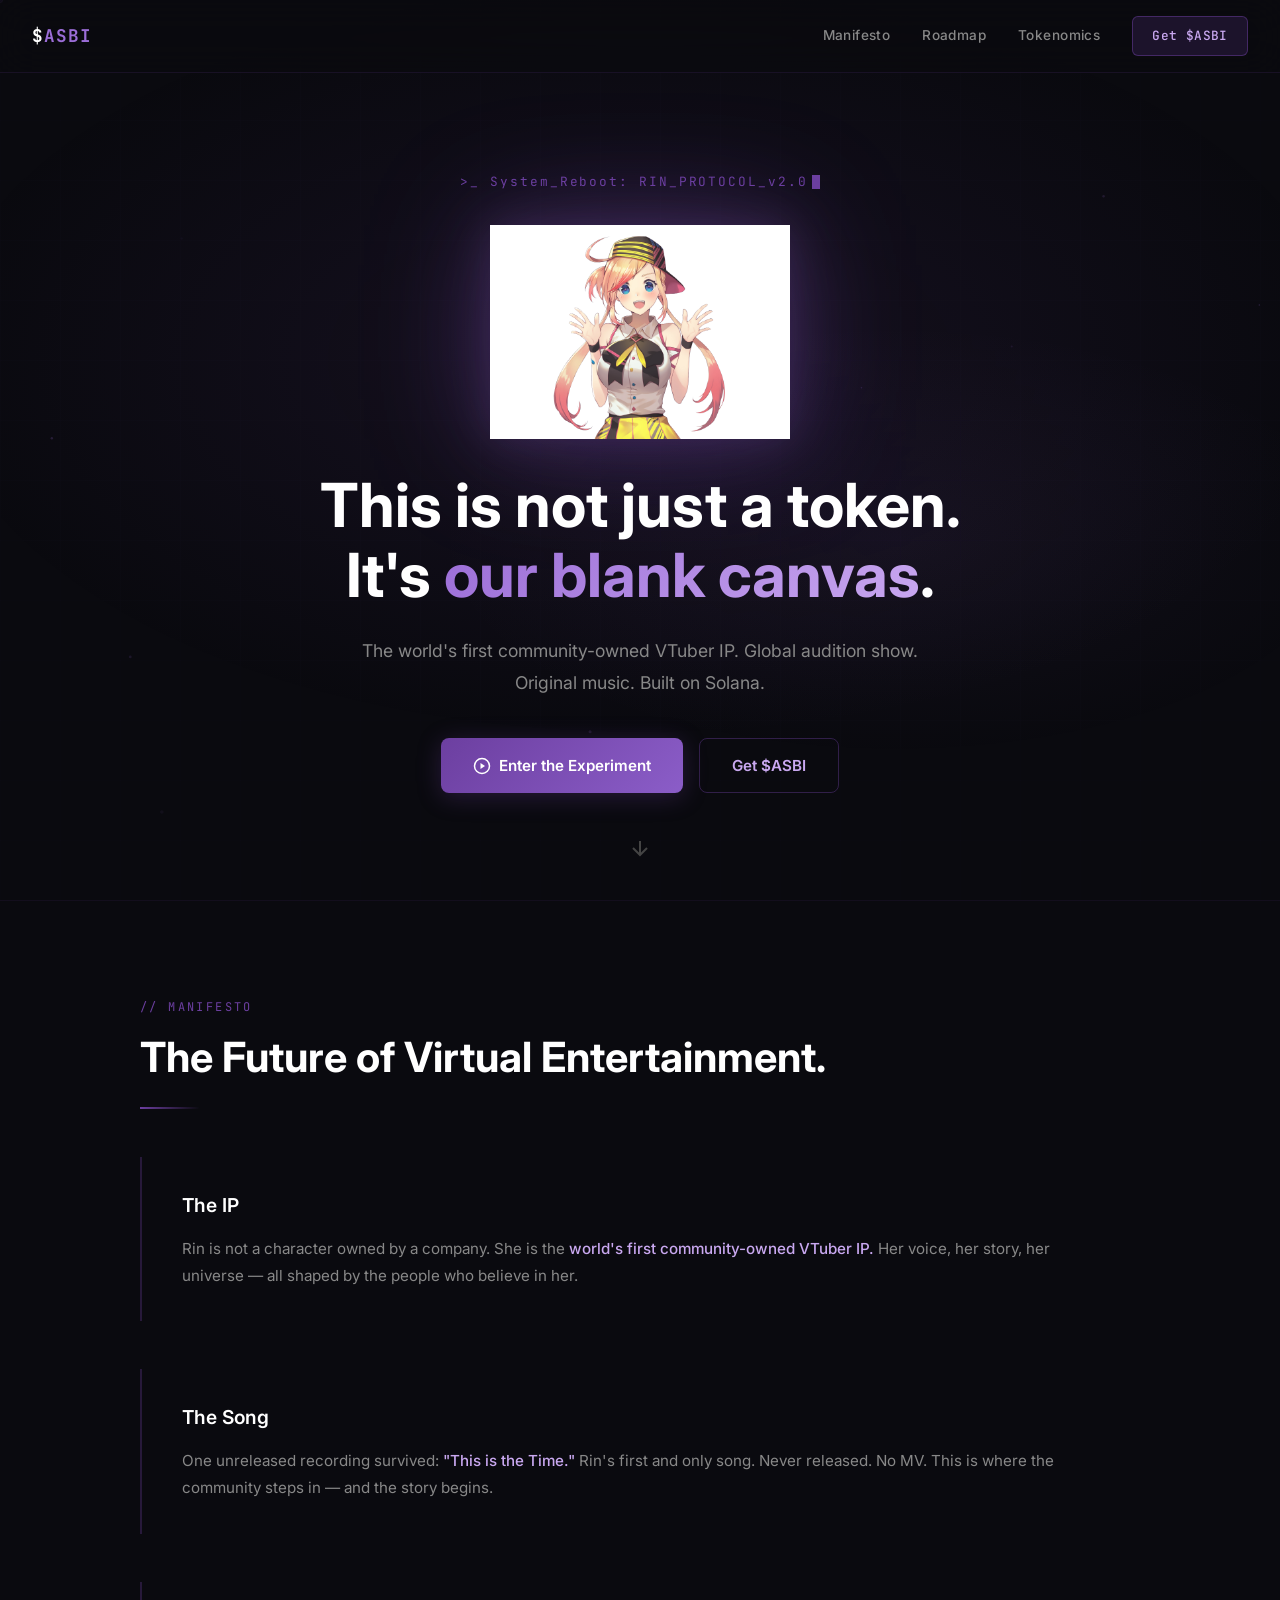
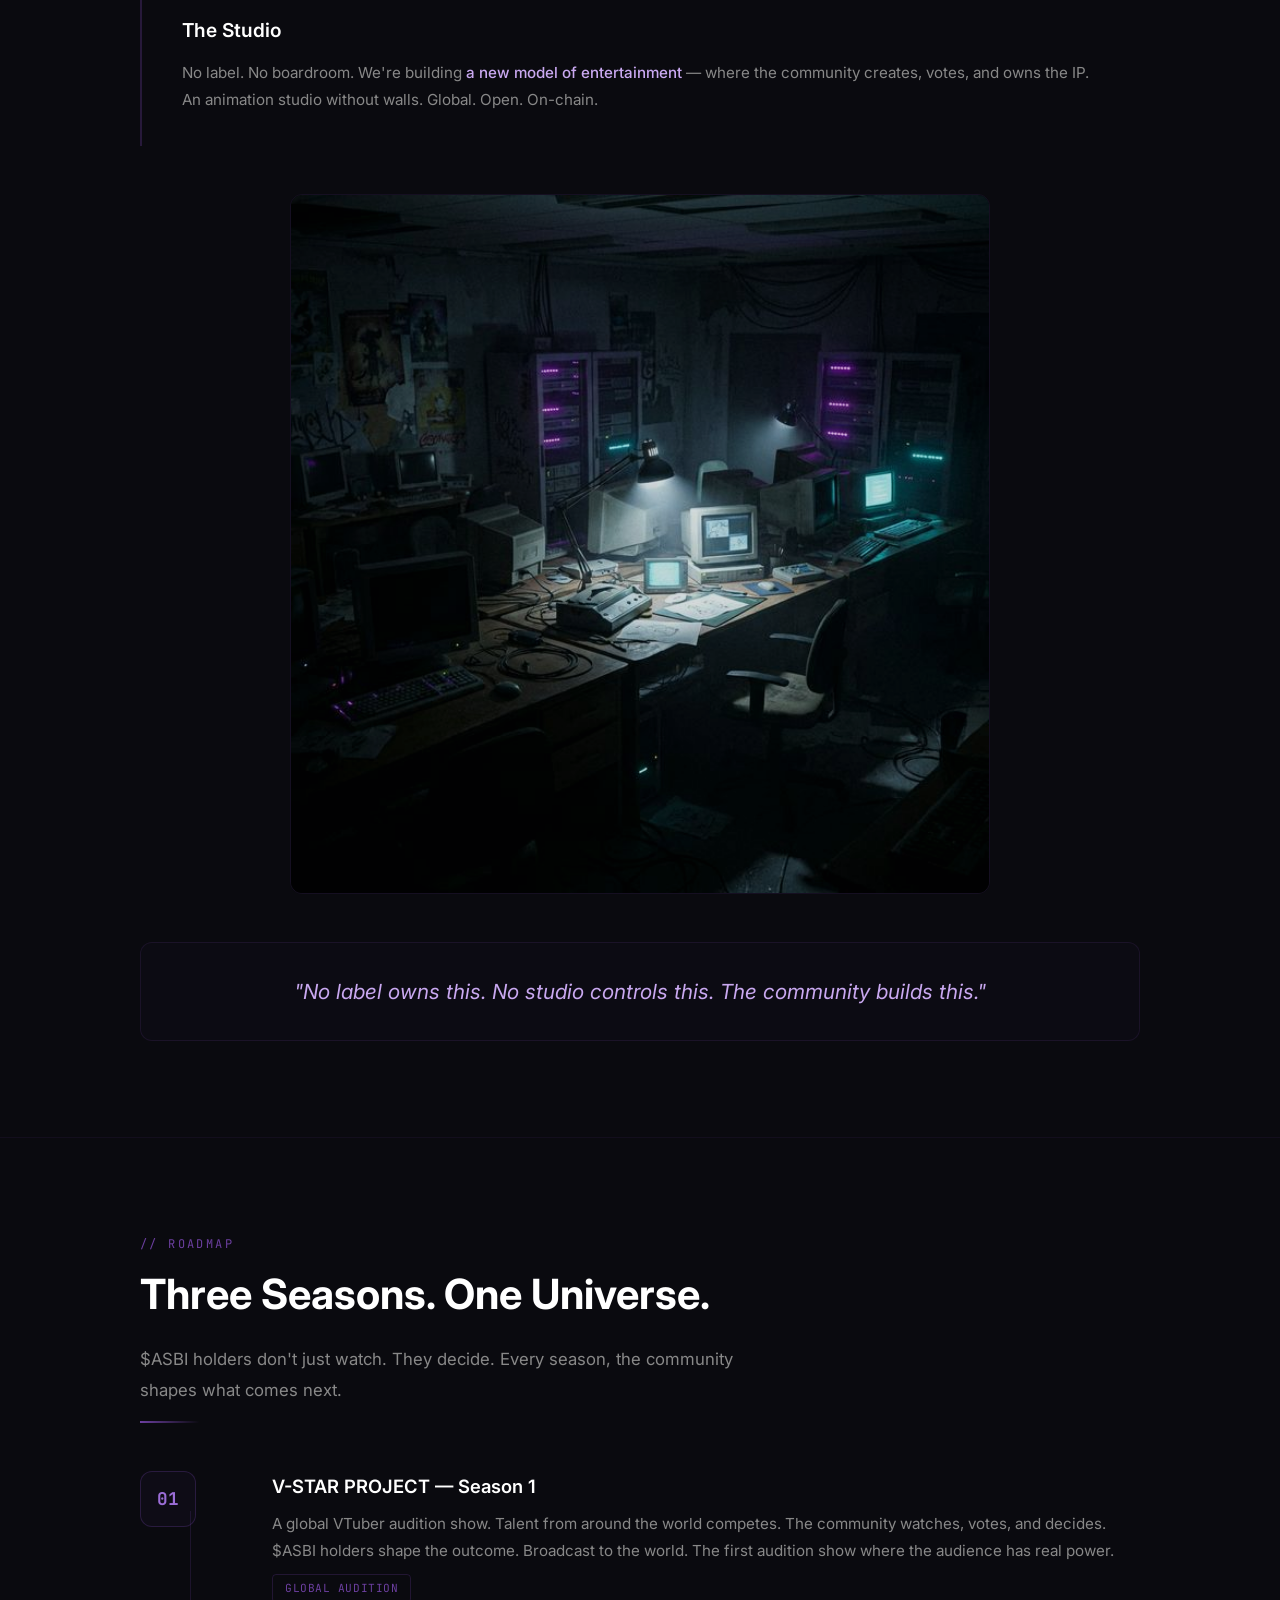
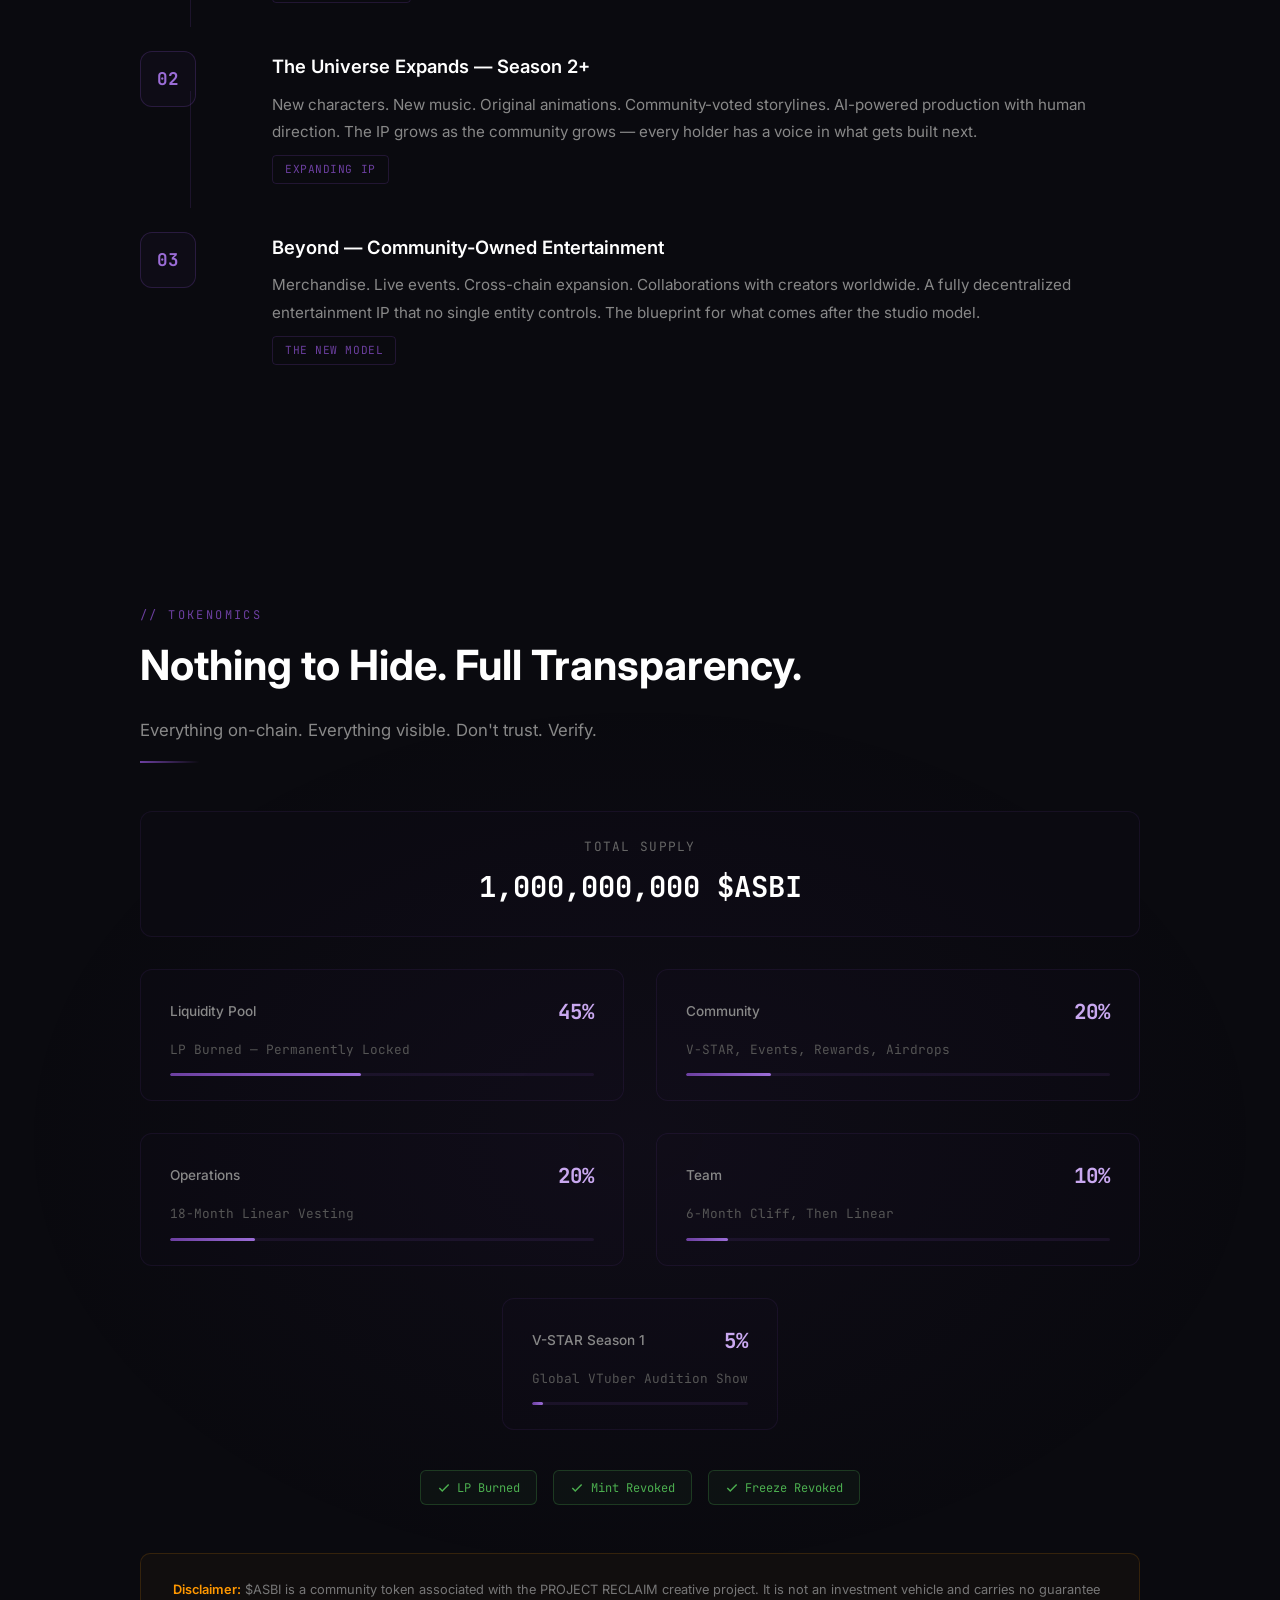
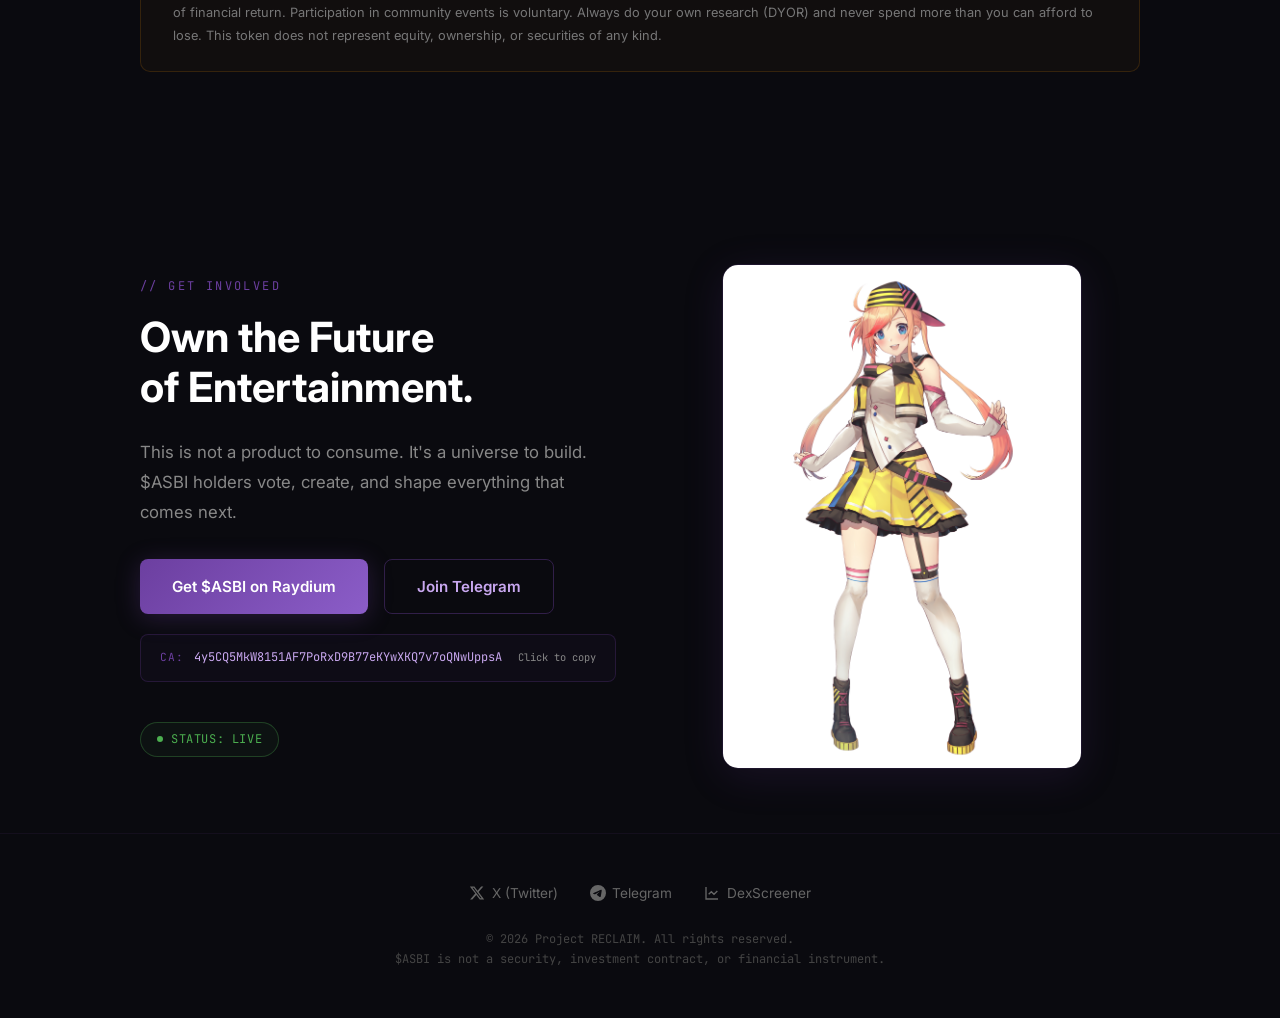
<file: index.html>
<!DOCTYPE html>
<html lang="en">

<head>
    <meta charset="UTF-8">
    <meta name="viewport" content="width=device-width, initial-scale=1.0">
    <title>$ASBI - Project RECLAIM</title>
    <meta name="description"
        content="The world's first community-owned VTuber IP. Global audition show. Built on Solana.">
    <meta property="og:title" content="$ASBI - Project RECLAIM">
    <meta property="og:description"
        content="One character. One unreleased song. A community building the future of virtual entertainment.">
    <meta property="og:type" content="website">
    <link rel="preconnect" href="https://fonts.googleapis.com">
    <link
        href="https://fonts.googleapis.com/css2?family=JetBrains+Mono:wght@300;400;500;700&family=Inter:wght@300;400;500;600;700&display=swap"
        rel="stylesheet">
    <style>
        *,
        *::before,
        *::after {
            margin: 0;
            padding: 0;
            box-sizing: border-box
        }

        html {
            scroll-behavior: smooth
        }

        body {
            background: #0a0a0f;
            color: #e0dfe4;
            font-family: 'Inter', -apple-system, sans-serif;
            overflow-x: hidden;
            line-height: 1.7
        }

        ::selection {
            background: rgba(108, 63, 160, .5);
            color: #fff
        }

        ::-webkit-scrollbar {
            width: 6px
        }

        ::-webkit-scrollbar-track {
            background: #0a0a0f
        }

        ::-webkit-scrollbar-thumb {
            background: #6C3FA0;
            border-radius: 3px
        }

        #particle-canvas {
            position: fixed;
            top: 0;
            left: 0;
            width: 100%;
            height: 100%;
            pointer-events: none;
            z-index: 0;
            opacity: .4
        }

        /* NAV */
        .nav {
            position: fixed;
            top: 0;
            left: 0;
            right: 0;
            z-index: 100;
            padding: 1rem 2rem;
            display: flex;
            justify-content: space-between;
            align-items: center;
            backdrop-filter: blur(20px);
            -webkit-backdrop-filter: blur(20px);
            background: rgba(10, 10, 15, .7);
            border-bottom: 1px solid rgba(108, 63, 160, .15);
            transition: all .3s
        }

        .nav.scrolled {
            background: rgba(10, 10, 15, .95)
        }

        .nav-logo {
            font-family: 'JetBrains Mono', monospace;
            font-size: 1.1rem;
            font-weight: 700;
            color: #fff;
            letter-spacing: .05em
        }

        .nav-logo span {
            color: #9B6DD7
        }

        .nav-links {
            display: flex;
            gap: 2rem;
            align-items: center
        }

        .nav-links a {
            color: #888;
            font-size: .85rem;
            text-decoration: none;
            font-weight: 500;
            letter-spacing: .03em;
            transition: color .3s
        }

        .nav-links a:hover {
            color: #e0dfe4
        }

        .nav-cta {
            background: rgba(108, 63, 160, .2) !important;
            border: 1px solid rgba(108, 63, 160, .5) !important;
            color: #c9a8f0 !important;
            padding: .5rem 1.2rem;
            border-radius: 6px;
            font-family: 'JetBrains Mono', monospace !important;
            font-size: .8rem !important;
            transition: all .3s !important
        }

        .nav-cta:hover {
            background: rgba(108, 63, 160, .4) !important;
            color: #fff !important
        }

        /* HERO */
        .hero {
            position: relative;
            min-height: 100vh;
            display: flex;
            align-items: center;
            justify-content: center;
            padding: 8rem 2rem 4rem
        }

        .hero-bg {
            position: absolute;
            inset: 0;
            background: radial-gradient(ellipse 80% 60% at 50% 40%, rgba(108, 63, 160, .12) 0%, transparent 70%), radial-gradient(ellipse 60% 40% at 70% 60%, rgba(155, 109, 215, .06) 0%, transparent 60%)
        }

        .hero-grid {
            position: absolute;
            inset: 0;
            opacity: .03;
            background-image: linear-gradient(rgba(108, 63, 160, .5) 1px, transparent 1px), linear-gradient(90deg, rgba(108, 63, 160, .5) 1px, transparent 1px);
            background-size: 60px 60px
        }

        .hero-content {
            position: relative;
            z-index: 2;
            max-width: 800px;
            text-align: center
        }

        .hero-terminal {
            font-family: 'JetBrains Mono', monospace;
            font-size: .8rem;
            color: #6C3FA0;
            letter-spacing: .15em;
            margin-bottom: 2rem;
            opacity: 0;
            animation: fadeUp .8s ease .3s forwards
        }

        .hero-terminal .cursor {
            display: inline-block;
            width: 8px;
            height: 14px;
            background: #6C3FA0;
            margin-left: 4px;
            animation: blink 1s step-end infinite;
            vertical-align: middle
        }

        .hero-char {
            max-width: 300px;
            width: 100%;
            margin: 0 auto 2rem;
            display: block;
            filter: drop-shadow(0 0 60px rgba(108, 63, 160, .4)) drop-shadow(0 0 20px rgba(155, 109, 215, .2));
            opacity: 0;
            animation: fadeUp .8s ease .4s forwards
        }

        .hero h1 {
            font-size: clamp(2.2rem, 5vw, 3.8rem);
            font-weight: 700;
            line-height: 1.15;
            color: #fff;
            margin-bottom: 1.5rem;
            opacity: 0;
            animation: fadeUp .8s ease .5s forwards
        }

        .hero h1 em {
            font-style: normal;
            background: linear-gradient(135deg, #9B6DD7, #c9a8f0);
            -webkit-background-clip: text;
            -webkit-text-fill-color: transparent;
            background-clip: text
        }

        .hero-sub {
            font-size: 1.1rem;
            color: #888;
            max-width: 560px;
            margin: 0 auto 2.5rem;
            line-height: 1.8;
            opacity: 0;
            animation: fadeUp .8s ease .7s forwards
        }

        .hero-buttons {
            display: flex;
            gap: 1rem;
            justify-content: center;
            flex-wrap: wrap;
            opacity: 0;
            animation: fadeUp .8s ease .9s forwards
        }

        .btn-primary {
            display: inline-flex;
            align-items: center;
            gap: .5rem;
            padding: .85rem 2rem;
            background: linear-gradient(135deg, #6C3FA0, #8B5DC8);
            color: #fff;
            font-weight: 600;
            font-size: .95rem;
            border: none;
            border-radius: 8px;
            cursor: pointer;
            text-decoration: none;
            transition: all .3s;
            box-shadow: 0 4px 24px rgba(108, 63, 160, .3)
        }

        .btn-primary:hover {
            transform: translateY(-2px);
            box-shadow: 0 8px 32px rgba(108, 63, 160, .5)
        }

        .btn-secondary {
            display: inline-flex;
            align-items: center;
            gap: .5rem;
            padding: .85rem 2rem;
            background: transparent;
            color: #c9a8f0;
            font-weight: 600;
            font-size: .95rem;
            border: 1px solid rgba(108, 63, 160, .4);
            border-radius: 8px;
            cursor: pointer;
            text-decoration: none;
            transition: all .3s
        }

        .btn-secondary:hover {
            background: rgba(108, 63, 160, .1);
            border-color: rgba(108, 63, 160, .7);
            transform: translateY(-2px)
        }

        .hero-scroll {
            position: absolute;
            bottom: 2rem;
            left: 50%;
            transform: translateX(-50%);
            animation: float 3s ease-in-out infinite
        }

        .hero-scroll svg {
            width: 24px;
            height: 24px;
            color: #444
        }

        /* SECTIONS */
        section {
            position: relative;
            z-index: 1;
            padding: 6rem 2rem
        }

        .container {
            max-width: 1000px;
            margin: 0 auto
        }

        .section-label {
            font-family: 'JetBrains Mono', monospace;
            font-size: .75rem;
            color: #6C3FA0;
            letter-spacing: .2em;
            text-transform: uppercase;
            margin-bottom: 1rem
        }

        .section-title {
            font-size: clamp(1.8rem, 3.5vw, 2.6rem);
            font-weight: 700;
            color: #fff;
            margin-bottom: 1.5rem;
            line-height: 1.2
        }

        .section-desc {
            font-size: 1.05rem;
            color: #888;
            max-width: 640px;
            line-height: 1.8
        }

        .sep {
            width: 60px;
            height: 2px;
            margin: 1rem 0;
            background: linear-gradient(90deg, #6C3FA0, transparent)
        }

        /* MANIFESTO */
        .manifesto {
            border-top: 1px solid rgba(108, 63, 160, .1);
            border-bottom: 1px solid rgba(108, 63, 160, .1)
        }

        .manifesto-grid {
            display: grid;
            grid-template-columns: 1fr;
            gap: 3rem;
            margin-top: 3rem
        }

        .manifesto-block {
            position: relative;
            padding: 2rem 2rem 2rem 2.5rem;
            border-left: 2px solid rgba(108, 63, 160, .3);
            transition: all .4s
        }

        .manifesto-block:hover {
            border-left-color: #9B6DD7;
            background: rgba(108, 63, 160, .03)
        }

        .manifesto-block h3 {
            font-size: 1.2rem;
            color: #fff;
            margin-bottom: .8rem;
            font-weight: 600
        }

        .manifesto-block p {
            color: #888;
            line-height: 1.8;
            font-size: .95rem
        }

        .hl {
            color: #c9a8f0;
            font-weight: 500
        }

        .manifesto-img {
            max-width: 700px;
            width: 100%;
            border-radius: 12px;
            border: 1px solid rgba(108, 63, 160, .15);
            opacity: .85;
            display: block;
            margin: 0 auto
        }

        .manifesto-quote {
            margin-top: 3rem;
            padding: 2rem;
            text-align: center;
            font-size: 1.3rem;
            font-style: italic;
            color: #c9a8f0;
            line-height: 1.6;
            border: 1px solid rgba(108, 63, 160, .15);
            border-radius: 12px;
            background: rgba(108, 63, 160, .03)
        }

        /* ROADMAP */
        .roadmap-items {
            margin-top: 3rem
        }

        .roadmap-item {
            display: grid;
            grid-template-columns: 100px 1fr;
            gap: 2rem;
            margin-bottom: 3rem;
            position: relative
        }

        .roadmap-item::before {
            content: '';
            position: absolute;
            left: 50px;
            top: 40px;
            bottom: -24px;
            width: 1px;
            background: rgba(108, 63, 160, .2)
        }

        .roadmap-item:last-child::before {
            display: none
        }

        .roadmap-num {
            width: 56px;
            height: 56px;
            display: flex;
            align-items: center;
            justify-content: center;
            font-family: 'JetBrains Mono', monospace;
            font-size: 1.1rem;
            font-weight: 700;
            color: #9B6DD7;
            border: 1px solid rgba(108, 63, 160, .3);
            border-radius: 12px;
            background: rgba(108, 63, 160, .05);
            position: relative;
            z-index: 1
        }

        .roadmap-content h3 {
            font-size: 1.15rem;
            color: #fff;
            margin-bottom: .5rem;
            font-weight: 600
        }

        .roadmap-content p {
            color: #888;
            font-size: .95rem;
            line-height: 1.8
        }

        .roadmap-tag {
            display: inline-block;
            margin-top: .6rem;
            padding: .25rem .75rem;
            font-family: 'JetBrains Mono', monospace;
            font-size: .7rem;
            color: #6C3FA0;
            border: 1px solid rgba(108, 63, 160, .25);
            border-radius: 4px;
            letter-spacing: .05em
        }

        /* TOKENOMICS */
        .tokenomics-bg {
            background: radial-gradient(ellipse 70% 50% at 50% 50%, rgba(108, 63, 160, .06) 0%, transparent 70%)
        }

        .token-grid {
            display: grid;
            grid-template-columns: 1fr 1fr;
            gap: 2rem;
            margin-top: 3rem
        }

        .token-card {
            padding: 1.5rem 1.8rem;
            border: 1px solid rgba(108, 63, 160, .12);
            border-radius: 12px;
            background: rgba(108, 63, 160, .02);
            transition: all .3s
        }

        .token-card:hover {
            border-color: rgba(108, 63, 160, .3);
            background: rgba(108, 63, 160, .05);
            transform: translateY(-2px)
        }

        .token-card-header {
            display: flex;
            justify-content: space-between;
            align-items: center;
            margin-bottom: .6rem
        }

        .token-card-label {
            font-size: .85rem;
            color: #888;
            font-weight: 500
        }

        .token-card-pct {
            font-family: 'JetBrains Mono', monospace;
            font-size: 1.3rem;
            font-weight: 700;
            color: #c9a8f0
        }

        .token-card-detail {
            font-size: .8rem;
            color: #555;
            font-family: 'JetBrains Mono', monospace
        }

        .token-bar {
            height: 3px;
            border-radius: 2px;
            margin-top: .8rem;
            background: rgba(108, 63, 160, .15);
            overflow: hidden
        }

        .token-bar-fill {
            height: 100%;
            border-radius: 2px;
            background: linear-gradient(90deg, #6C3FA0, #9B6DD7);
            transition: width 1.5s ease
        }

        .token-total {
            grid-column: 1/-1;
            text-align: center;
            padding: 1.5rem;
            border: 1px solid rgba(108, 63, 160, .12);
            border-radius: 12px;
            background: rgba(108, 63, 160, .02)
        }

        .token-total-label {
            font-size: .8rem;
            color: #666;
            letter-spacing: .1em;
            text-transform: uppercase;
            font-family: 'JetBrains Mono', monospace
        }

        .token-total-value {
            font-family: 'JetBrains Mono', monospace;
            font-size: 1.8rem;
            font-weight: 700;
            color: #fff;
            margin-top: .3rem
        }

        .token-proof {
            grid-column: 1/-1;
            display: flex;
            gap: 1rem;
            flex-wrap: wrap;
            justify-content: center;
            margin-top: .5rem
        }

        .proof-badge {
            display: inline-flex;
            align-items: center;
            gap: .4rem;
            padding: .4rem 1rem;
            font-family: 'JetBrains Mono', monospace;
            font-size: .75rem;
            color: #4CAF50;
            border: 1px solid rgba(76, 175, 80, .25);
            border-radius: 6px;
            background: rgba(76, 175, 80, .05)
        }

        .proof-badge svg {
            width: 14px;
            height: 14px
        }

        .disclaimer-box {
            margin-top: 3rem;
            padding: 1.5rem 2rem;
            border: 1px solid rgba(255, 152, 0, .15);
            border-radius: 10px;
            background: rgba(255, 152, 0, .03);
            font-size: .8rem;
            color: #777;
            line-height: 1.8
        }

        .disclaimer-box strong {
            color: #FF9800;
            font-weight: 600
        }

        /* CTA / GET */
        .cta-section {
            position: relative;
            overflow: hidden
        }

        .cta-grid {
            display: grid;
            grid-template-columns: 1fr 1fr;
            gap: 3rem;
            align-items: center
        }

        .cta-text {
            text-align: left
        }

        .cta-img {
            max-width: 360px;
            width: 100%;
            display: block;
            margin: 0 auto;
            border-radius: 16px;
            border: 1px solid rgba(108, 63, 160, .2);
            box-shadow: 0 8px 40px rgba(108, 63, 160, .15)
        }

        /* CONTRACT ADDRESS BOX */
        .ca-box {
            margin-top: 1.2rem;
            padding: .8rem 1.2rem;
            border: 1px solid rgba(108, 63, 160, .25);
            border-radius: 8px;
            background: rgba(108, 63, 160, .05);
            display: flex;
            align-items: center;
            gap: .6rem;
            cursor: pointer;
            transition: all .3s;
            max-width: 480px
        }

        .ca-box:hover {
            border-color: rgba(108, 63, 160, .5);
            background: rgba(108, 63, 160, .1)
        }

        .ca-label {
            font-family: 'JetBrains Mono', monospace;
            font-size: .7rem;
            color: #6C3FA0;
            letter-spacing: .1em;
            white-space: nowrap
        }

        .ca-address {
            font-family: 'JetBrains Mono', monospace;
            font-size: .75rem;
            color: #c9a8f0;
            overflow: hidden;
            text-overflow: ellipsis;
            white-space: nowrap;
            flex: 1
        }

        .ca-copy {
            font-family: 'JetBrains Mono', monospace;
            font-size: .65rem;
            color: #888;
            white-space: nowrap;
            transition: color .3s
        }

        .ca-box:hover .ca-copy {
            color: #c9a8f0
        }

        /* FOOTER */
        .footer {
            padding: 3rem 2rem;
            border-top: 1px solid rgba(108, 63, 160, .1);
            text-align: center
        }

        .footer-links {
            display: flex;
            gap: 2rem;
            justify-content: center;
            margin-bottom: 1.5rem;
            flex-wrap: wrap
        }

        .footer-links a {
            display: inline-flex;
            align-items: center;
            gap: .4rem;
            color: #666;
            font-size: .85rem;
            text-decoration: none;
            transition: color .3s
        }

        .footer-links a:hover {
            color: #c9a8f0
        }

        .footer-links a svg {
            width: 16px;
            height: 16px
        }

        .footer-copy {
            font-size: .75rem;
            color: #444;
            font-family: 'JetBrains Mono', monospace
        }

        /* STATUS */
        .status-line {
            display: inline-flex;
            align-items: center;
            gap: .5rem;
            padding: .4rem 1rem;
            margin-top: 1rem;
            font-family: 'JetBrains Mono', monospace;
            font-size: .75rem;
            border-radius: 20px;
            letter-spacing: .05em
        }

        .status-live {
            color: #4CAF50;
            border: 1px solid rgba(76, 175, 80, .3);
            background: rgba(76, 175, 80, .05)
        }

        .status-live .status-dot {
            background: #4CAF50
        }

        .status-dot {
            width: 6px;
            height: 6px;
            border-radius: 50%;
            animation: blink 2s ease-in-out infinite
        }

        /* ANIMATIONS */
        @keyframes fadeUp {
            from {
                opacity: 0;
                transform: translateY(20px)
            }

            to {
                opacity: 1;
                transform: translateY(0)
            }
        }

        @keyframes blink {

            0%,
            100% {
                opacity: 1
            }

            50% {
                opacity: 0
            }
        }

        @keyframes float {

            0%,
            100% {
                transform: translateX(-50%) translateY(0)
            }

            50% {
                transform: translateX(-50%) translateY(-8px)
            }
        }

        @keyframes glow {

            0%,
            100% {
                filter: drop-shadow(0 0 60px rgba(108, 63, 160, .4)) drop-shadow(0 0 20px rgba(155, 109, 215, .2))
            }

            50% {
                filter: drop-shadow(0 0 80px rgba(108, 63, 160, .6)) drop-shadow(0 0 30px rgba(155, 109, 215, .3))
            }
        }

        .reveal {
            opacity: 0;
            transform: translateY(30px);
            transition: opacity .8s ease, transform .8s ease
        }

        .reveal.visible {
            opacity: 1;
            transform: translateY(0)
        }

        /* MOBILE NAV */
        .nav-mobile-btn {
            display: none;
            background: none;
            border: none;
            color: #888;
            cursor: pointer;
            padding: .5rem
        }

        .nav-mobile-btn svg {
            width: 24px;
            height: 24px
        }

        /* RESPONSIVE */
        @media(max-width:768px) {
            .nav-links {
                display: none
            }

            .nav-mobile-btn {
                display: block
            }

            .token-grid {
                grid-template-columns: 1fr
            }

            .roadmap-item {
                grid-template-columns: 60px 1fr;
                gap: 1rem
            }

            .roadmap-num {
                width: 44px;
                height: 44px;
                font-size: .9rem
            }

            .roadmap-item::before {
                left: 30px
            }

            section {
                padding: 4rem 1.5rem
            }

            .hero {
                padding: 6rem 1.5rem 3rem
            }

            .hero-char {
                max-width: 220px
            }

            .hero-buttons {
                flex-direction: column;
                align-items: center
            }

            .btn-primary,
            .btn-secondary {
                width: 100%;
                max-width: 280px;
                justify-content: center
            }

            .vw-card {
                grid-column: auto !important;
                max-width: 100% !important
            }

            .cta-grid {
                grid-template-columns: 1fr;
                text-align: center
            }

            .cta-text {
                text-align: center
            }

            .cta-img {
                max-width: 280px
            }

            .ca-box {
                max-width: 100%
            }
        }
    </style>
</head>

<body>
    <canvas id="particle-canvas"></canvas>

    <!-- NAV -->
    <nav class="nav" id="nav">
        <div class="nav-logo">$<span>ASBI</span></div>
        <div class="nav-links">
            <a href="#manifesto">Manifesto</a>
            <a href="#roadmap">Roadmap</a>
            <a href="#tokenomics">Tokenomics</a>
            <a href="#get" class="nav-cta">Get $ASBI</a>
        </div>
        <button class="nav-mobile-btn" aria-label="Menu"
            onclick="let l=this.parentElement.querySelector('.nav-links');l.style.display=l.style.display==='flex'?'none':'flex'">
            <svg viewBox="0 0 24 24" fill="none" stroke="currentColor" stroke-width="2">
                <line x1="3" y1="6" x2="21" y2="6" />
                <line x1="3" y1="12" x2="21" y2="12" />
                <line x1="3" y1="18" x2="21" y2="18" />
            </svg>
        </button>
    </nav>

    <!-- HERO with IMAGE 1: Transparent Rin -->
    <section class="hero">
        <div class="hero-bg"></div>
        <div class="hero-grid"></div>
        <div class="hero-content">
            <div class="hero-terminal">&gt;_ System_Reboot: RIN_PROTOCOL_v2.0<span class="cursor"></span></div>
            <img src="assets/rin_asobi_transparent.jpg" alt="Rin Asobi" class="hero-char"
                style="animation:fadeUp .8s ease .4s forwards, glow 4s ease-in-out 1.2s infinite">
            <h1>This is not just a token.<br>It's <em>our blank canvas</em>.</h1>
            <p class="hero-sub">The world's first community-owned VTuber IP. Global audition show. Original music. Built
                on Solana.</p>
            <div class="hero-buttons">
                <a href="#manifesto" class="btn-primary">
                    <svg width="18" height="18" viewBox="0 0 24 24" fill="none" stroke="currentColor" stroke-width="2">
                        <circle cx="12" cy="12" r="10" />
                        <polygon points="10 8 16 12 10 16 10 8" fill="currentColor" stroke="none" />
                    </svg>
                    Enter the Experiment
                </a>
                <a href="#get" class="btn-secondary">Get $ASBI</a>
            </div>
        </div>
        <div class="hero-scroll"><svg viewBox="0 0 24 24" fill="none" stroke="currentColor" stroke-width="2">
                <path d="M12 5v14M19 12l-7 7-7-7" />
            </svg></div>
    </section>

    <!-- MANIFESTO with IMAGE 2: Dark Studio -->
    <section class="manifesto" id="manifesto">
        <div class="container">
            <div class="reveal">
                <div class="section-label">// Manifesto</div>
                <h2 class="section-title">The Future of Virtual Entertainment.</h2>
                <div class="sep"></div>
            </div>
            <div class="manifesto-grid">
                <div class="manifesto-block reveal">
                    <h3>The IP</h3>
                    <p>Rin is not a character owned by a company. She is the <span class="hl">world's first
                            community-owned VTuber IP.</span> Her voice, her story, her universe &mdash; all shaped by
                        the people who believe in her.</p>
                </div>
                <div class="manifesto-block reveal">
                    <h3>The Song</h3>
                    <p>One unreleased recording survived: <span class="hl">"This is the Time."</span> Rin's first and
                        only song. Never released. No MV. This is where the community steps in &mdash; and the story
                        begins.</p>
                </div>
                <div class="manifesto-block reveal">
                    <h3>The Studio</h3>
                    <p>No label. No boardroom. We're building <span class="hl">a new model of entertainment</span>
                        &mdash; where the community creates, votes, and owns the IP. An animation studio without walls.
                        Global. Open. On-chain.</p>
                </div>
            </div>
            <div class="reveal" style="margin-top:3rem;text-align:center">
                <img src="assets/dark_studio.png" alt="Dark Studio Manifesto" class="manifesto-img">
            </div>
            <div class="manifesto-quote reveal">"No label owns this. No studio controls this. The community builds
                this."</div>
        </div>
    </section>

    <!-- ROADMAP -->
    <section id="roadmap">
        <div class="container">
            <div class="reveal">
                <div class="section-label">// Roadmap</div>
                <h2 class="section-title">Three Seasons. One Universe.</h2>
                <p class="section-desc">$ASBI holders don't just watch. They decide. Every season, the community shapes
                    what comes next.</p>
                <div class="sep"></div>
            </div>
            <div class="roadmap-items">
                <div class="roadmap-item reveal">
                    <div class="roadmap-num">01</div>
                    <div class="roadmap-content">
                        <h3>V-STAR PROJECT &mdash; Season 1</h3>
                        <p>A global VTuber audition show. Talent from around the world competes. The community watches,
                            votes, and decides. $ASBI holders shape the outcome. Broadcast to the world. The first
                            audition show where the audience has real power.</p>
                        <span class="roadmap-tag">GLOBAL AUDITION</span>
                    </div>
                </div>
                <div class="roadmap-item reveal">
                    <div class="roadmap-num">02</div>
                    <div class="roadmap-content">
                        <h3>The Universe Expands &mdash; Season 2+</h3>
                        <p>New characters. New music. Original animations. Community-voted storylines. AI-powered
                            production with human direction. The IP grows as the community grows &mdash; every holder
                            has a voice in what gets built next.</p>
                        <span class="roadmap-tag">EXPANDING IP</span>
                    </div>
                </div>
                <div class="roadmap-item reveal">
                    <div class="roadmap-num">03</div>
                    <div class="roadmap-content">
                        <h3>Beyond &mdash; Community-Owned Entertainment</h3>
                        <p>Merchandise. Live events. Cross-chain expansion. Collaborations with creators worldwide. A
                            fully decentralized entertainment IP that no single entity controls. The blueprint for what
                            comes after the studio model.</p>
                        <span class="roadmap-tag">THE NEW MODEL</span>
                    </div>
                </div>
            </div>
        </div>
    </section>

    <!-- TOKENOMICS -->
    <section class="tokenomics-bg" id="tokenomics">
        <div class="container">
            <div class="reveal">
                <div class="section-label">// Tokenomics</div>
                <h2 class="section-title">Nothing to Hide. Full Transparency.</h2>
                <p class="section-desc">Everything on-chain. Everything visible. Don't trust. Verify.</p>
                <div class="sep"></div>
            </div>
            <div class="token-grid">
                <div class="token-total reveal">
                    <div class="token-total-label">Total Supply</div>
                    <div class="token-total-value">1,000,000,000 $ASBI</div>
                </div>
                <div class="token-card reveal">
                    <div class="token-card-header"><span class="token-card-label">Liquidity Pool</span><span
                            class="token-card-pct">45%</span></div>
                    <div class="token-card-detail">LP Burned &mdash; Permanently Locked</div>
                    <div class="token-bar">
                        <div class="token-bar-fill" data-width="45"></div>
                    </div>
                </div>
                <div class="token-card reveal">
                    <div class="token-card-header"><span class="token-card-label">Community</span><span
                            class="token-card-pct">20%</span></div>
                    <div class="token-card-detail">V-STAR, Events, Rewards, Airdrops</div>
                    <div class="token-bar">
                        <div class="token-bar-fill" data-width="20"></div>
                    </div>
                </div>
                <div class="token-card reveal">
                    <div class="token-card-header"><span class="token-card-label">Operations</span><span
                            class="token-card-pct">20%</span></div>
                    <div class="token-card-detail">18-Month Linear Vesting</div>
                    <div class="token-bar">
                        <div class="token-bar-fill" data-width="20"></div>
                    </div>
                </div>
                <div class="token-card reveal">
                    <div class="token-card-header"><span class="token-card-label">Team</span><span
                            class="token-card-pct">10%</span></div>
                    <div class="token-card-detail">6-Month Cliff, Then Linear</div>
                    <div class="token-bar">
                        <div class="token-bar-fill" data-width="10"></div>
                    </div>
                </div>
                <div class="token-card reveal vw-card" style="grid-column:1/-1;max-width:480px;margin:0 auto">
                    <div class="token-card-header"><span class="token-card-label">V-STAR Season 1</span><span
                            class="token-card-pct">5%</span></div>
                    <div class="token-card-detail">Global VTuber Audition Show</div>
                    <div class="token-bar">
                        <div class="token-bar-fill" data-width="5"></div>
                    </div>
                </div>
                <div class="token-proof reveal">
                    <div class="proof-badge"><svg viewBox="0 0 24 24" fill="none" stroke="currentColor"
                            stroke-width="2.5">
                            <polyline points="20 6 9 17 4 12" />
                        </svg>LP Burned</div>
                    <div class="proof-badge"><svg viewBox="0 0 24 24" fill="none" stroke="currentColor"
                            stroke-width="2.5">
                            <polyline points="20 6 9 17 4 12" />
                        </svg>Mint Revoked</div>
                    <div class="proof-badge"><svg viewBox="0 0 24 24" fill="none" stroke="currentColor"
                            stroke-width="2.5">
                            <polyline points="20 6 9 17 4 12" />
                        </svg>Freeze Revoked</div>
                </div>
            </div>
            <div class="disclaimer-box reveal">
                <strong>Disclaimer:</strong> $ASBI is a community token associated with the PROJECT RECLAIM creative
                project. It is not an investment vehicle and carries no guarantee of financial return. Participation in
                community events is voluntary. Always do your own research (DYOR) and never spend more than you can
                afford to lose. This token does not represent equity, ownership, or securities of any kind.
            </div>
        </div>
    </section>

    <!-- GET INVOLVED with IMAGE 3: Rin Character -->
    <section class="cta-section" id="get" style="padding-bottom:4rem">
        <div class="container">
            <div class="cta-grid">
                <div class="cta-text reveal">
                    <div class="section-label">// Get Involved</div>
                    <h2 class="section-title">Own the Future<br>of Entertainment.</h2>
                    <p class="section-desc" style="margin-bottom:2rem">This is not a product to consume. It's a universe
                        to build. $ASBI holders vote, create, and shape everything that comes next.</p>
                    <div style="display:flex;gap:1rem;flex-wrap:wrap">
                        <a href="https://raydium.io/swap/?inputMint=sol&outputMint=4y5CQ5MkW8151AF7PoRxD9B77eKYwXKQ7v7oQNwUppsA"
                            class="btn-primary" target="_blank" rel="noopener">Get $ASBI on Raydium</a>
                        <a href="https://t.me/+vSRS6LbBy6Y5YjE1" class="btn-secondary" target="_blank"
                            rel="noopener">Join Telegram</a>
                    </div>
                    <!-- CONTRACT ADDRESS -->
                    <div class="ca-box"
                        onclick="navigator.clipboard.writeText('4y5CQ5MkW8151AF7PoRxD9B77eKYwXKQ7v7oQNwUppsA').then(()=>{this.querySelector('.ca-copy').textContent='Copied!'});setTimeout(()=>{this.querySelector('.ca-copy').textContent='Click to copy'},2000)">
                        <span class="ca-label">CA:</span>
                        <span class="ca-address">4y5CQ5MkW8151AF7PoRxD9B77eKYwXKQ7v7oQNwUppsA</span>
                        <span class="ca-copy">Click to copy</span>
                    </div>
                    <div style="margin-top:1.5rem">
                        <div class="status-line status-live"><span class="status-dot"></span>STATUS: LIVE</div>
                    </div>
                </div>
                <div class="reveal">
                    <img src="assets/rin_character.png" alt="Rin Asobi" class="cta-img">
                </div>
            </div>
        </div>
    </section>

    <!-- FOOTER -->
    <footer class="footer">
        <div class="footer-links">
            <a href="https://x.com/asbi_token"><svg viewBox="0 0 24 24" fill="currentColor">
                    <path
                        d="M18.244 2.25h3.308l-7.227 8.26 8.502 11.24H16.17l-5.214-6.817L4.99 21.75H1.68l7.73-8.835L1.254 2.25H8.08l4.713 6.231zm-1.161 17.52h1.833L7.084 4.126H5.117z" />
                </svg>X (Twitter)</a>
            <a href="https://t.me/+vSRS6LbBy6Y5YjE1"><svg viewBox="0 0 24 24" fill="currentColor">
                    <path
                        d="M11.944 0A12 12 0 0 0 0 12a12 12 0 0 0 12 12 12 12 0 0 0 12-12A12 12 0 0 0 12 0a12 12 0 0 0-.056 0zm4.962 7.224c.1-.002.321.023.465.14a.506.506 0 0 1 .171.325c.016.093.036.306.02.472-.18 1.898-.962 6.502-1.36 8.627-.168.9-.499 1.201-.82 1.23-.696.065-1.225-.46-1.9-.902-1.056-.693-1.653-1.124-2.678-1.8-1.185-.78-.417-1.21.258-1.91.177-.184 3.247-2.977 3.307-3.23.007-.032.014-.15-.056-.212s-.174-.041-.249-.024c-.106.024-1.793 1.14-5.061 3.345-.479.33-.913.49-1.302.48-.428-.008-1.252-.241-1.865-.44-.752-.245-1.349-.374-1.297-.789.027-.216.325-.437.893-.663 3.498-1.524 5.83-2.529 6.998-3.014 3.332-1.386 4.025-1.627 4.476-1.635z" />
                </svg>Telegram</a>
            <a href="https://dexscreener.com/solana/4y5CQ5MkW8151AF7PoRxD9B77eKYwXKQ7v7oQNwUppsA" target="_blank"
                rel="noopener"><svg viewBox="0 0 24 24" fill="none" stroke="currentColor" stroke-width="2">
                    <path d="M3 3v18h18" />
                    <path d="M7 14l4-4 4 4 5-5" />
                </svg>DexScreener</a>
        </div>
        <div class="footer-copy">&copy; 2026 Project RECLAIM. All rights reserved.<br>$ASBI is not a security,
            investment contract, or financial instrument.</div>
    </footer>

    <script>
        // Particle system
        (function () { var c = document.getElementById('particle-canvas'), x = c.getContext('2d'), w, h, ps = []; function rs() { w = c.width = innerWidth; h = c.height = innerHeight } rs(); addEventListener('resize', rs); function P() { this.reset() } P.prototype.reset = function () { this.x = Math.random() * w; this.y = Math.random() * h; this.vx = (Math.random() - .5) * .3; this.vy = (Math.random() - .5) * .3; this.s = Math.random() * 1.5 + .5; this.a = Math.random() * .5 + .1 }; P.prototype.update = function () { this.x += this.vx; this.y += this.vy; if (this.x < 0 || this.x > w || this.y < 0 || this.y > h) this.reset() }; P.prototype.draw = function () { x.beginPath(); x.arc(this.x, this.y, this.s, 0, Math.PI * 2); x.fillStyle = 'rgba(155,109,215,' + this.a + ')'; x.fill() }; var n = Math.min(80, Math.floor(w * h / 15000)); for (var i = 0; i < n; i++)ps.push(new P); function loop() { x.clearRect(0, 0, w, h); for (var i = 0; i < ps.length; i++) { ps[i].update(); ps[i].draw() } for (var i = 0; i < ps.length; i++)for (var j = i + 1; j < ps.length; j++) { var dx = ps[i].x - ps[j].x, dy = ps[i].y - ps[j].y, d = Math.sqrt(dx * dx + dy * dy); if (d < 120) { x.beginPath(); x.moveTo(ps[i].x, ps[i].y); x.lineTo(ps[j].x, ps[j].y); x.strokeStyle = 'rgba(108,63,160,' + (.08 * (1 - d / 120)) + ')'; x.stroke() } } requestAnimationFrame(loop) } loop() })();
        // Scroll reveal
        var obs = new IntersectionObserver(function (entries) { entries.forEach(function (e) { if (e.isIntersecting) e.target.classList.add('visible') }) }, { threshold: .1, rootMargin: '0px 0px -40px 0px' }); document.querySelectorAll('.reveal').forEach(function (el) { obs.observe(el) });
        // Nav scroll
        addEventListener('scroll', function () { document.getElementById('nav').classList.toggle('scrolled', scrollY > 50) });
        // Token bars
        var bo = new IntersectionObserver(function (entries) { entries.forEach(function (e) { if (e.isIntersecting) { var f = e.target.querySelector('.token-bar-fill'); if (f) f.style.width = f.dataset.width + '%' } }) }, { threshold: .3 }); document.querySelectorAll('.token-card').forEach(function (el) { var f = el.querySelector('.token-bar-fill'); if (f) f.style.width = '0%'; bo.observe(el) });
        // Smooth scroll
        document.querySelectorAll('a[href^="#"]').forEach(function (a) { a.addEventListener('click', function (e) { var id = a.getAttribute('href'); if (id === '#') return; e.preventDefault(); var el = document.querySelector(id); if (el) el.scrollIntoView({ behavior: 'smooth', block: 'start' }) }) });
    </script>
</body>

</html>
</file>
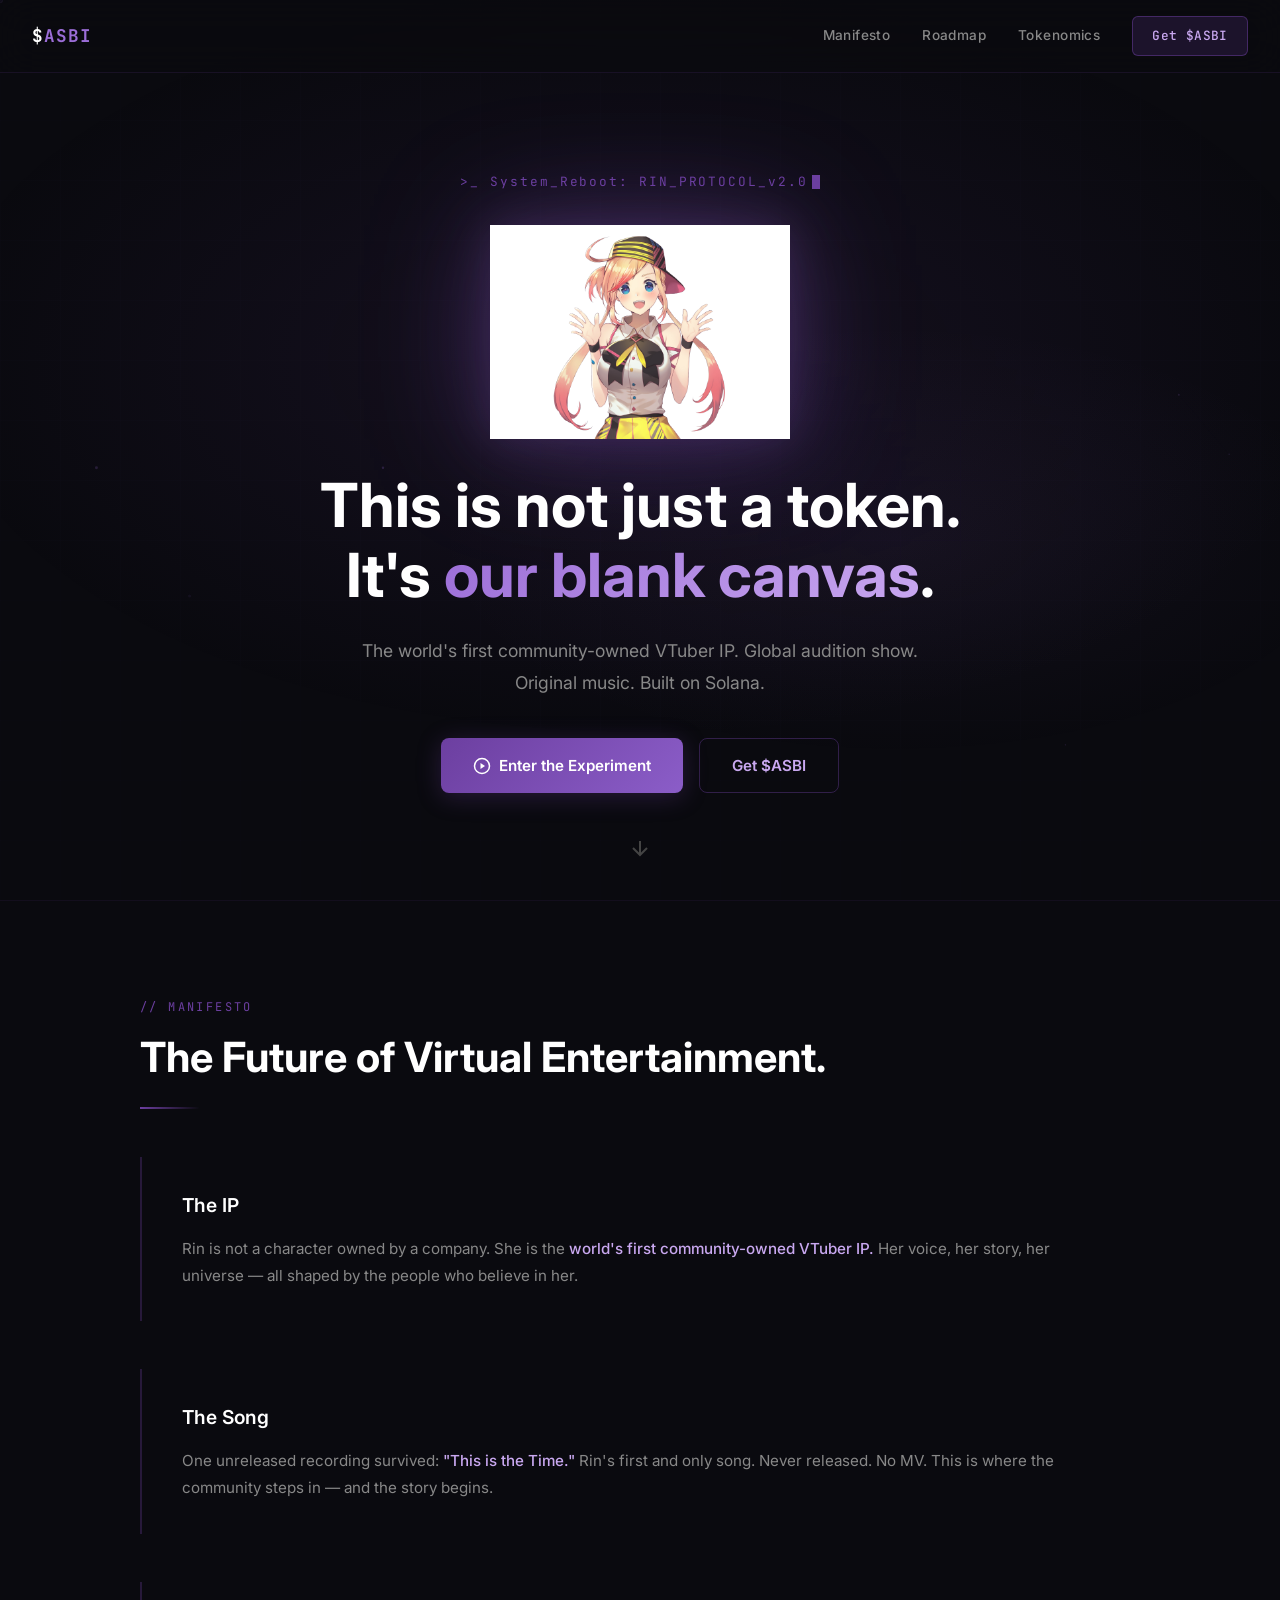
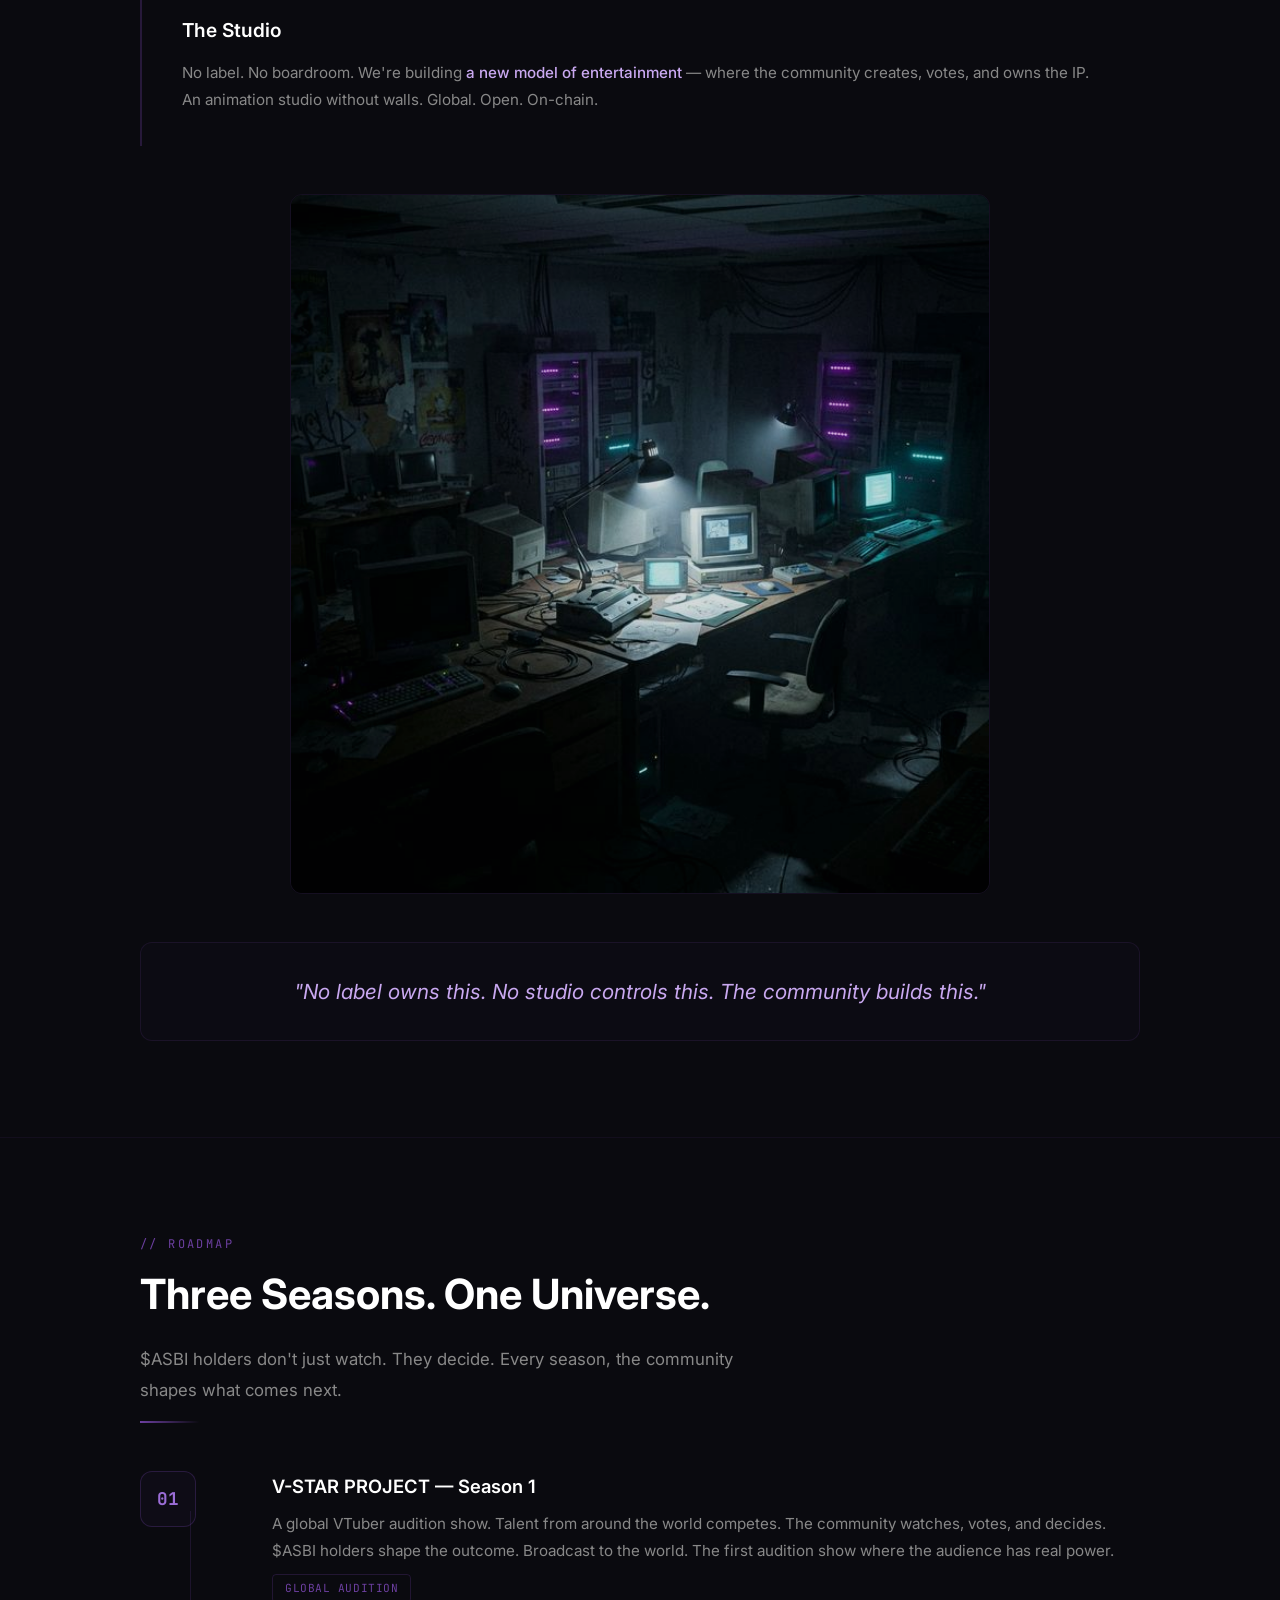
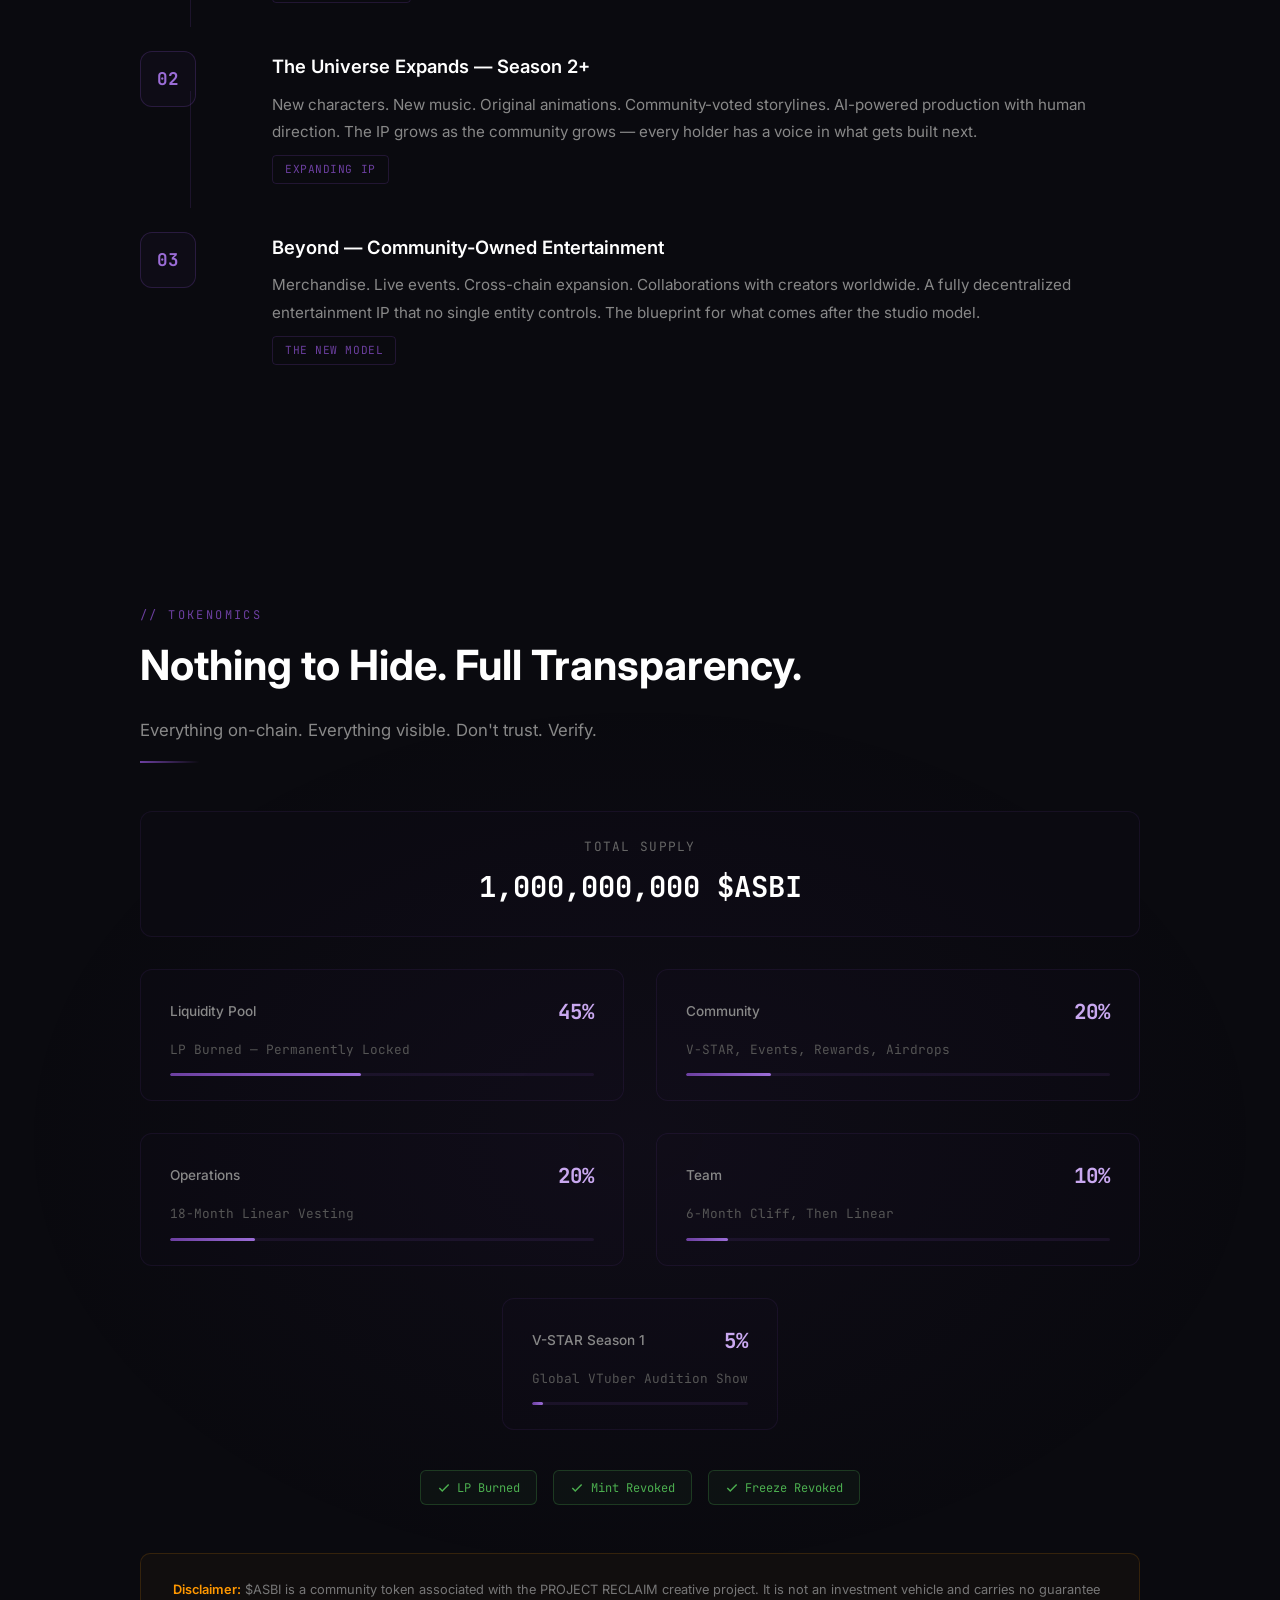
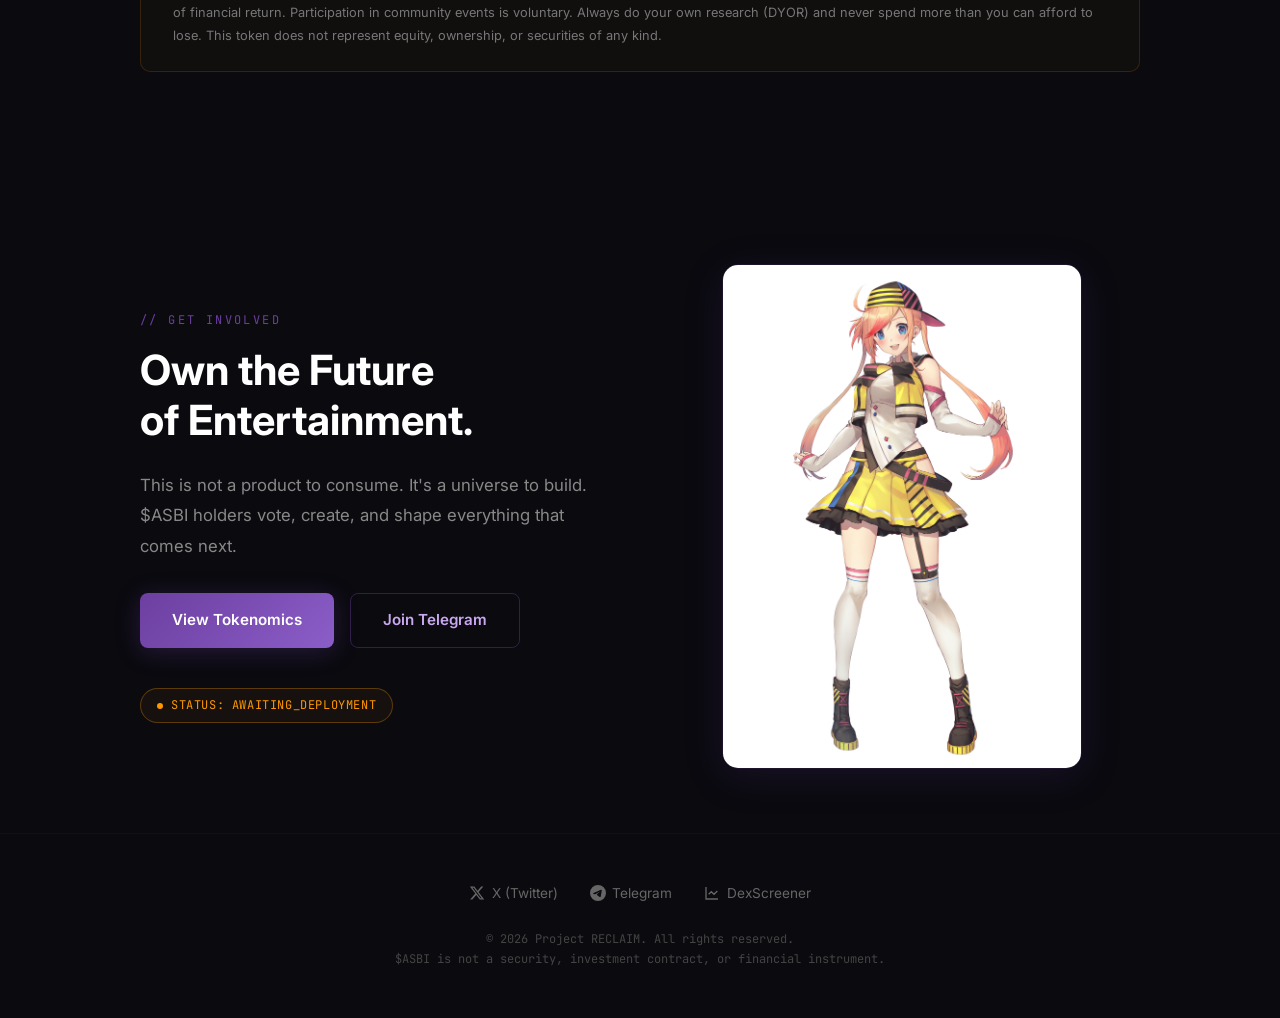
<file: lp 3/index.html>
<!DOCTYPE html>
<html lang="en">

<head>
    <meta charset="UTF-8">
    <meta name="viewport" content="width=device-width, initial-scale=1.0">
    <title>$ASBI - Project RECLAIM</title>
    <meta name="description"
        content="The world's first community-owned VTuber IP. Global audition show. Built on Solana.">
    <meta property="og:title" content="$ASBI - Project RECLAIM">
    <meta property="og:description"
        content="One character. One unreleased song. A community building the future of virtual entertainment.">
    <meta property="og:type" content="website">
    <link rel="preconnect" href="https://fonts.googleapis.com">
    <link
        href="https://fonts.googleapis.com/css2?family=JetBrains+Mono:wght@300;400;500;700&family=Inter:wght@300;400;500;600;700&display=swap"
        rel="stylesheet">
    <style>
        *,
        *::before,
        *::after {
            margin: 0;
            padding: 0;
            box-sizing: border-box
        }

        html {
            scroll-behavior: smooth
        }

        body {
            background: #0a0a0f;
            color: #e0dfe4;
            font-family: 'Inter', -apple-system, sans-serif;
            overflow-x: hidden;
            line-height: 1.7
        }

        ::selection {
            background: rgba(108, 63, 160, .5);
            color: #fff
        }

        ::-webkit-scrollbar {
            width: 6px
        }

        ::-webkit-scrollbar-track {
            background: #0a0a0f
        }

        ::-webkit-scrollbar-thumb {
            background: #6C3FA0;
            border-radius: 3px
        }

        #particle-canvas {
            position: fixed;
            top: 0;
            left: 0;
            width: 100%;
            height: 100%;
            pointer-events: none;
            z-index: 0;
            opacity: .4
        }

        /* NAV */
        .nav {
            position: fixed;
            top: 0;
            left: 0;
            right: 0;
            z-index: 100;
            padding: 1rem 2rem;
            display: flex;
            justify-content: space-between;
            align-items: center;
            backdrop-filter: blur(20px);
            -webkit-backdrop-filter: blur(20px);
            background: rgba(10, 10, 15, .7);
            border-bottom: 1px solid rgba(108, 63, 160, .15);
            transition: all .3s
        }

        .nav.scrolled {
            background: rgba(10, 10, 15, .95)
        }

        .nav-logo {
            font-family: 'JetBrains Mono', monospace;
            font-size: 1.1rem;
            font-weight: 700;
            color: #fff;
            letter-spacing: .05em
        }

        .nav-logo span {
            color: #9B6DD7
        }

        .nav-links {
            display: flex;
            gap: 2rem;
            align-items: center
        }

        .nav-links a {
            color: #888;
            font-size: .85rem;
            text-decoration: none;
            font-weight: 500;
            letter-spacing: .03em;
            transition: color .3s
        }

        .nav-links a:hover {
            color: #e0dfe4
        }

        .nav-cta {
            background: rgba(108, 63, 160, .2) !important;
            border: 1px solid rgba(108, 63, 160, .5) !important;
            color: #c9a8f0 !important;
            padding: .5rem 1.2rem;
            border-radius: 6px;
            font-family: 'JetBrains Mono', monospace !important;
            font-size: .8rem !important;
            transition: all .3s !important
        }

        .nav-cta:hover {
            background: rgba(108, 63, 160, .4) !important;
            color: #fff !important
        }

        /* HERO */
        .hero {
            position: relative;
            min-height: 100vh;
            display: flex;
            align-items: center;
            justify-content: center;
            padding: 8rem 2rem 4rem
        }

        .hero-bg {
            position: absolute;
            inset: 0;
            background: radial-gradient(ellipse 80% 60% at 50% 40%, rgba(108, 63, 160, .12) 0%, transparent 70%), radial-gradient(ellipse 60% 40% at 70% 60%, rgba(155, 109, 215, .06) 0%, transparent 60%)
        }

        .hero-grid {
            position: absolute;
            inset: 0;
            opacity: .03;
            background-image: linear-gradient(rgba(108, 63, 160, .5) 1px, transparent 1px), linear-gradient(90deg, rgba(108, 63, 160, .5) 1px, transparent 1px);
            background-size: 60px 60px
        }

        .hero-content {
            position: relative;
            z-index: 2;
            max-width: 800px;
            text-align: center
        }

        .hero-terminal {
            font-family: 'JetBrains Mono', monospace;
            font-size: .8rem;
            color: #6C3FA0;
            letter-spacing: .15em;
            margin-bottom: 2rem;
            opacity: 0;
            animation: fadeUp .8s ease .3s forwards
        }

        .hero-terminal .cursor {
            display: inline-block;
            width: 8px;
            height: 14px;
            background: #6C3FA0;
            margin-left: 4px;
            animation: blink 1s step-end infinite;
            vertical-align: middle
        }

        .hero-char {
            max-width: 300px;
            width: 100%;
            margin: 0 auto 2rem;
            display: block;
            filter: drop-shadow(0 0 60px rgba(108, 63, 160, .4)) drop-shadow(0 0 20px rgba(155, 109, 215, .2));
            opacity: 0;
            animation: fadeUp .8s ease .4s forwards
        }

        .hero h1 {
            font-size: clamp(2.2rem, 5vw, 3.8rem);
            font-weight: 700;
            line-height: 1.15;
            color: #fff;
            margin-bottom: 1.5rem;
            opacity: 0;
            animation: fadeUp .8s ease .5s forwards
        }

        .hero h1 em {
            font-style: normal;
            background: linear-gradient(135deg, #9B6DD7, #c9a8f0);
            -webkit-background-clip: text;
            -webkit-text-fill-color: transparent;
            background-clip: text
        }

        .hero-sub {
            font-size: 1.1rem;
            color: #888;
            max-width: 560px;
            margin: 0 auto 2.5rem;
            line-height: 1.8;
            opacity: 0;
            animation: fadeUp .8s ease .7s forwards
        }

        .hero-buttons {
            display: flex;
            gap: 1rem;
            justify-content: center;
            flex-wrap: wrap;
            opacity: 0;
            animation: fadeUp .8s ease .9s forwards
        }

        .btn-primary {
            display: inline-flex;
            align-items: center;
            gap: .5rem;
            padding: .85rem 2rem;
            background: linear-gradient(135deg, #6C3FA0, #8B5DC8);
            color: #fff;
            font-weight: 600;
            font-size: .95rem;
            border: none;
            border-radius: 8px;
            cursor: pointer;
            text-decoration: none;
            transition: all .3s;
            box-shadow: 0 4px 24px rgba(108, 63, 160, .3)
        }

        .btn-primary:hover {
            transform: translateY(-2px);
            box-shadow: 0 8px 32px rgba(108, 63, 160, .5)
        }

        .btn-secondary {
            display: inline-flex;
            align-items: center;
            gap: .5rem;
            padding: .85rem 2rem;
            background: transparent;
            color: #c9a8f0;
            font-weight: 600;
            font-size: .95rem;
            border: 1px solid rgba(108, 63, 160, .4);
            border-radius: 8px;
            cursor: pointer;
            text-decoration: none;
            transition: all .3s
        }

        .btn-secondary:hover {
            background: rgba(108, 63, 160, .1);
            border-color: rgba(108, 63, 160, .7);
            transform: translateY(-2px)
        }

        .hero-scroll {
            position: absolute;
            bottom: 2rem;
            left: 50%;
            transform: translateX(-50%);
            animation: float 3s ease-in-out infinite
        }

        .hero-scroll svg {
            width: 24px;
            height: 24px;
            color: #444
        }

        /* SECTIONS */
        section {
            position: relative;
            z-index: 1;
            padding: 6rem 2rem
        }

        .container {
            max-width: 1000px;
            margin: 0 auto
        }

        .section-label {
            font-family: 'JetBrains Mono', monospace;
            font-size: .75rem;
            color: #6C3FA0;
            letter-spacing: .2em;
            text-transform: uppercase;
            margin-bottom: 1rem
        }

        .section-title {
            font-size: clamp(1.8rem, 3.5vw, 2.6rem);
            font-weight: 700;
            color: #fff;
            margin-bottom: 1.5rem;
            line-height: 1.2
        }

        .section-desc {
            font-size: 1.05rem;
            color: #888;
            max-width: 640px;
            line-height: 1.8
        }

        .sep {
            width: 60px;
            height: 2px;
            margin: 1rem 0;
            background: linear-gradient(90deg, #6C3FA0, transparent)
        }

        /* MANIFESTO */
        .manifesto {
            border-top: 1px solid rgba(108, 63, 160, .1);
            border-bottom: 1px solid rgba(108, 63, 160, .1)
        }

        .manifesto-grid {
            display: grid;
            grid-template-columns: 1fr;
            gap: 3rem;
            margin-top: 3rem
        }

        .manifesto-block {
            position: relative;
            padding: 2rem 2rem 2rem 2.5rem;
            border-left: 2px solid rgba(108, 63, 160, .3);
            transition: all .4s
        }

        .manifesto-block:hover {
            border-left-color: #9B6DD7;
            background: rgba(108, 63, 160, .03)
        }

        .manifesto-block h3 {
            font-size: 1.2rem;
            color: #fff;
            margin-bottom: .8rem;
            font-weight: 600
        }

        .manifesto-block p {
            color: #888;
            line-height: 1.8;
            font-size: .95rem
        }

        .hl {
            color: #c9a8f0;
            font-weight: 500
        }

        .manifesto-img {
            max-width: 700px;
            width: 100%;
            border-radius: 12px;
            border: 1px solid rgba(108, 63, 160, .15);
            opacity: .85;
            display: block;
            margin: 0 auto
        }

        .manifesto-quote {
            margin-top: 3rem;
            padding: 2rem;
            text-align: center;
            font-size: 1.3rem;
            font-style: italic;
            color: #c9a8f0;
            line-height: 1.6;
            border: 1px solid rgba(108, 63, 160, .15);
            border-radius: 12px;
            background: rgba(108, 63, 160, .03)
        }

        /* ROADMAP */
        .roadmap-items {
            margin-top: 3rem
        }

        .roadmap-item {
            display: grid;
            grid-template-columns: 100px 1fr;
            gap: 2rem;
            margin-bottom: 3rem;
            position: relative
        }

        .roadmap-item::before {
            content: '';
            position: absolute;
            left: 50px;
            top: 40px;
            bottom: -24px;
            width: 1px;
            background: rgba(108, 63, 160, .2)
        }

        .roadmap-item:last-child::before {
            display: none
        }

        .roadmap-num {
            width: 56px;
            height: 56px;
            display: flex;
            align-items: center;
            justify-content: center;
            font-family: 'JetBrains Mono', monospace;
            font-size: 1.1rem;
            font-weight: 700;
            color: #9B6DD7;
            border: 1px solid rgba(108, 63, 160, .3);
            border-radius: 12px;
            background: rgba(108, 63, 160, .05);
            position: relative;
            z-index: 1
        }

        .roadmap-content h3 {
            font-size: 1.15rem;
            color: #fff;
            margin-bottom: .5rem;
            font-weight: 600
        }

        .roadmap-content p {
            color: #888;
            font-size: .95rem;
            line-height: 1.8
        }

        .roadmap-tag {
            display: inline-block;
            margin-top: .6rem;
            padding: .25rem .75rem;
            font-family: 'JetBrains Mono', monospace;
            font-size: .7rem;
            color: #6C3FA0;
            border: 1px solid rgba(108, 63, 160, .25);
            border-radius: 4px;
            letter-spacing: .05em
        }

        /* TOKENOMICS */
        .tokenomics-bg {
            background: radial-gradient(ellipse 70% 50% at 50% 50%, rgba(108, 63, 160, .06) 0%, transparent 70%)
        }

        .token-grid {
            display: grid;
            grid-template-columns: 1fr 1fr;
            gap: 2rem;
            margin-top: 3rem
        }

        .token-card {
            padding: 1.5rem 1.8rem;
            border: 1px solid rgba(108, 63, 160, .12);
            border-radius: 12px;
            background: rgba(108, 63, 160, .02);
            transition: all .3s
        }

        .token-card:hover {
            border-color: rgba(108, 63, 160, .3);
            background: rgba(108, 63, 160, .05);
            transform: translateY(-2px)
        }

        .token-card-header {
            display: flex;
            justify-content: space-between;
            align-items: center;
            margin-bottom: .6rem
        }

        .token-card-label {
            font-size: .85rem;
            color: #888;
            font-weight: 500
        }

        .token-card-pct {
            font-family: 'JetBrains Mono', monospace;
            font-size: 1.3rem;
            font-weight: 700;
            color: #c9a8f0
        }

        .token-card-detail {
            font-size: .8rem;
            color: #555;
            font-family: 'JetBrains Mono', monospace
        }

        .token-bar {
            height: 3px;
            border-radius: 2px;
            margin-top: .8rem;
            background: rgba(108, 63, 160, .15);
            overflow: hidden
        }

        .token-bar-fill {
            height: 100%;
            border-radius: 2px;
            background: linear-gradient(90deg, #6C3FA0, #9B6DD7);
            transition: width 1.5s ease
        }

        .token-total {
            grid-column: 1/-1;
            text-align: center;
            padding: 1.5rem;
            border: 1px solid rgba(108, 63, 160, .12);
            border-radius: 12px;
            background: rgba(108, 63, 160, .02)
        }

        .token-total-label {
            font-size: .8rem;
            color: #666;
            letter-spacing: .1em;
            text-transform: uppercase;
            font-family: 'JetBrains Mono', monospace
        }

        .token-total-value {
            font-family: 'JetBrains Mono', monospace;
            font-size: 1.8rem;
            font-weight: 700;
            color: #fff;
            margin-top: .3rem
        }

        .token-proof {
            grid-column: 1/-1;
            display: flex;
            gap: 1rem;
            flex-wrap: wrap;
            justify-content: center;
            margin-top: .5rem
        }

        .proof-badge {
            display: inline-flex;
            align-items: center;
            gap: .4rem;
            padding: .4rem 1rem;
            font-family: 'JetBrains Mono', monospace;
            font-size: .75rem;
            color: #4CAF50;
            border: 1px solid rgba(76, 175, 80, .25);
            border-radius: 6px;
            background: rgba(76, 175, 80, .05)
        }

        .proof-badge svg {
            width: 14px;
            height: 14px
        }

        .disclaimer-box {
            margin-top: 3rem;
            padding: 1.5rem 2rem;
            border: 1px solid rgba(255, 152, 0, .15);
            border-radius: 10px;
            background: rgba(255, 152, 0, .03);
            font-size: .8rem;
            color: #777;
            line-height: 1.8
        }

        .disclaimer-box strong {
            color: #FF9800;
            font-weight: 600
        }

        /* CTA / GET */
        .cta-section {
            position: relative;
            overflow: hidden
        }

        .cta-grid {
            display: grid;
            grid-template-columns: 1fr 1fr;
            gap: 3rem;
            align-items: center
        }

        .cta-text {
            text-align: left
        }

        .cta-img {
            max-width: 360px;
            width: 100%;
            display: block;
            margin: 0 auto;
            border-radius: 16px;
            border: 1px solid rgba(108, 63, 160, .2);
            box-shadow: 0 8px 40px rgba(108, 63, 160, .15)
        }

        /* FOOTER */
        .footer {
            padding: 3rem 2rem;
            border-top: 1px solid rgba(108, 63, 160, .1);
            text-align: center
        }

        .footer-links {
            display: flex;
            gap: 2rem;
            justify-content: center;
            margin-bottom: 1.5rem;
            flex-wrap: wrap
        }

        .footer-links a {
            display: inline-flex;
            align-items: center;
            gap: .4rem;
            color: #666;
            font-size: .85rem;
            text-decoration: none;
            transition: color .3s
        }

        .footer-links a:hover {
            color: #c9a8f0
        }

        .footer-links a svg {
            width: 16px;
            height: 16px
        }

        .footer-copy {
            font-size: .75rem;
            color: #444;
            font-family: 'JetBrains Mono', monospace
        }

        /* STATUS */
        .status-line {
            display: inline-flex;
            align-items: center;
            gap: .5rem;
            padding: .4rem 1rem;
            margin-top: 1rem;
            font-family: 'JetBrains Mono', monospace;
            font-size: .75rem;
            border-radius: 20px;
            letter-spacing: .05em
        }

        .status-pending {
            color: #FF9800;
            border: 1px solid rgba(255, 152, 0, .3);
            background: rgba(255, 152, 0, .05)
        }

        .status-dot {
            width: 6px;
            height: 6px;
            border-radius: 50%;
            background: #FF9800;
            animation: blink 2s ease-in-out infinite
        }

        /* ANIMATIONS */
        @keyframes fadeUp {
            from {
                opacity: 0;
                transform: translateY(20px)
            }

            to {
                opacity: 1;
                transform: translateY(0)
            }
        }

        @keyframes blink {

            0%,
            100% {
                opacity: 1
            }

            50% {
                opacity: 0
            }
        }

        @keyframes float {

            0%,
            100% {
                transform: translateX(-50%) translateY(0)
            }

            50% {
                transform: translateX(-50%) translateY(-8px)
            }
        }

        @keyframes glow {

            0%,
            100% {
                filter: drop-shadow(0 0 60px rgba(108, 63, 160, .4)) drop-shadow(0 0 20px rgba(155, 109, 215, .2))
            }

            50% {
                filter: drop-shadow(0 0 80px rgba(108, 63, 160, .6)) drop-shadow(0 0 30px rgba(155, 109, 215, .3))
            }
        }

        .reveal {
            opacity: 0;
            transform: translateY(30px);
            transition: opacity .8s ease, transform .8s ease
        }

        .reveal.visible {
            opacity: 1;
            transform: translateY(0)
        }

        /* MOBILE NAV */
        .nav-mobile-btn {
            display: none;
            background: none;
            border: none;
            color: #888;
            cursor: pointer;
            padding: .5rem
        }

        .nav-mobile-btn svg {
            width: 24px;
            height: 24px
        }

        /* RESPONSIVE */
        @media(max-width:768px) {
            .nav-links {
                display: none
            }

            .nav-mobile-btn {
                display: block
            }

            .token-grid {
                grid-template-columns: 1fr
            }

            .roadmap-item {
                grid-template-columns: 60px 1fr;
                gap: 1rem
            }

            .roadmap-num {
                width: 44px;
                height: 44px;
                font-size: .9rem
            }

            .roadmap-item::before {
                left: 30px
            }

            section {
                padding: 4rem 1.5rem
            }

            .hero {
                padding: 6rem 1.5rem 3rem
            }

            .hero-char {
                max-width: 220px
            }

            .hero-buttons {
                flex-direction: column;
                align-items: center
            }

            .btn-primary,
            .btn-secondary {
                width: 100%;
                max-width: 280px;
                justify-content: center
            }

            .vw-card {
                grid-column: auto !important;
                max-width: 100% !important
            }

            .cta-grid {
                grid-template-columns: 1fr;
                text-align: center
            }

            .cta-text {
                text-align: center
            }

            .cta-img {
                max-width: 280px
            }
        }
    </style>
</head>

<body>
    <canvas id="particle-canvas"></canvas>

    <!-- NAV -->
    <nav class="nav" id="nav">
        <div class="nav-logo">$<span>ASBI</span></div>
        <div class="nav-links">
            <a href="#manifesto">Manifesto</a>
            <a href="#roadmap">Roadmap</a>
            <a href="#tokenomics">Tokenomics</a>
            <a href="#get" class="nav-cta">Get $ASBI</a>
        </div>
        <button class="nav-mobile-btn" aria-label="Menu"
            onclick="let l=this.parentElement.querySelector('.nav-links');l.style.display=l.style.display==='flex'?'none':'flex'">
            <svg viewBox="0 0 24 24" fill="none" stroke="currentColor" stroke-width="2">
                <line x1="3" y1="6" x2="21" y2="6" />
                <line x1="3" y1="12" x2="21" y2="12" />
                <line x1="3" y1="18" x2="21" y2="18" />
            </svg>
        </button>
    </nav>

    <!-- HERO with IMAGE 1: Transparent Rin -->
    <section class="hero">
        <div class="hero-bg"></div>
        <div class="hero-grid"></div>
        <div class="hero-content">
            <div class="hero-terminal">&gt;_ System_Reboot: RIN_PROTOCOL_v2.0<span class="cursor"></span></div>
            <img src="assets/rin_asobi_transparent.jpg" alt="Rin Asobi" class="hero-char"
                style="animation:fadeUp .8s ease .4s forwards, glow 4s ease-in-out 1.2s infinite">
            <h1>This is not just a token.<br>It's <em>our blank canvas</em>.</h1>
            <p class="hero-sub">The world's first community-owned VTuber IP. Global audition show. Original music. Built
                on Solana.</p>
            <div class="hero-buttons">
                <a href="#manifesto" class="btn-primary">
                    <svg width="18" height="18" viewBox="0 0 24 24" fill="none" stroke="currentColor" stroke-width="2">
                        <circle cx="12" cy="12" r="10" />
                        <polygon points="10 8 16 12 10 16 10 8" fill="currentColor" stroke="none" />
                    </svg>
                    Enter the Experiment
                </a>
                <a href="#get" class="btn-secondary">Get $ASBI</a>
            </div>
        </div>
        <div class="hero-scroll"><svg viewBox="0 0 24 24" fill="none" stroke="currentColor" stroke-width="2">
                <path d="M12 5v14M19 12l-7 7-7-7" />
            </svg></div>
    </section>

    <!-- MANIFESTO with IMAGE 2: Dark Studio -->
    <section class="manifesto" id="manifesto">
        <div class="container">
            <div class="reveal">
                <div class="section-label">// Manifesto</div>
                <h2 class="section-title">The Future of Virtual Entertainment.</h2>
                <div class="sep"></div>
            </div>
            <div class="manifesto-grid">
                <div class="manifesto-block reveal">
                    <h3>The IP</h3>
                    <p>Rin is not a character owned by a company. She is the <span class="hl">world's first
                            community-owned VTuber IP.</span> Her voice, her story, her universe &mdash; all shaped by
                        the people who believe in her.</p>
                </div>
                <div class="manifesto-block reveal">
                    <h3>The Song</h3>
                    <p>One unreleased recording survived: <span class="hl">"This is the Time."</span> Rin's first and
                        only song. Never released. No MV. This is where the community steps in &mdash; and the story
                        begins.</p>
                </div>
                <div class="manifesto-block reveal">
                    <h3>The Studio</h3>
                    <p>No label. No boardroom. We're building <span class="hl">a new model of entertainment</span>
                        &mdash; where the community creates, votes, and owns the IP. An animation studio without walls.
                        Global. Open. On-chain.</p>
                </div>
            </div>
            <div class="reveal" style="margin-top:3rem;text-align:center">
                <img src="assets/dark_studio.png" alt="Dark Studio Manifesto" class="manifesto-img">
            </div>
            <div class="manifesto-quote reveal">"No label owns this. No studio controls this. The community builds
                this."</div>
        </div>
    </section>

    <!-- ROADMAP -->
    <section id="roadmap">
        <div class="container">
            <div class="reveal">
                <div class="section-label">// Roadmap</div>
                <h2 class="section-title">Three Seasons. One Universe.</h2>
                <p class="section-desc">$ASBI holders don't just watch. They decide. Every season, the community shapes
                    what comes next.</p>
                <div class="sep"></div>
            </div>
            <div class="roadmap-items">
                <div class="roadmap-item reveal">
                    <div class="roadmap-num">01</div>
                    <div class="roadmap-content">
                        <h3>V-STAR PROJECT &mdash; Season 1</h3>
                        <p>A global VTuber audition show. Talent from around the world competes. The community watches,
                            votes, and decides. $ASBI holders shape the outcome. Broadcast to the world. The first
                            audition show where the audience has real power.</p>
                        <span class="roadmap-tag">GLOBAL AUDITION</span>
                    </div>
                </div>
                <div class="roadmap-item reveal">
                    <div class="roadmap-num">02</div>
                    <div class="roadmap-content">
                        <h3>The Universe Expands &mdash; Season 2+</h3>
                        <p>New characters. New music. Original animations. Community-voted storylines. AI-powered
                            production with human direction. The IP grows as the community grows &mdash; every holder
                            has a voice in what gets built next.</p>
                        <span class="roadmap-tag">EXPANDING IP</span>
                    </div>
                </div>
                <div class="roadmap-item reveal">
                    <div class="roadmap-num">03</div>
                    <div class="roadmap-content">
                        <h3>Beyond &mdash; Community-Owned Entertainment</h3>
                        <p>Merchandise. Live events. Cross-chain expansion. Collaborations with creators worldwide. A
                            fully decentralized entertainment IP that no single entity controls. The blueprint for what
                            comes after the studio model.</p>
                        <span class="roadmap-tag">THE NEW MODEL</span>
                    </div>
                </div>
            </div>
        </div>
    </section>

    <!-- TOKENOMICS -->
    <section class="tokenomics-bg" id="tokenomics">
        <div class="container">
            <div class="reveal">
                <div class="section-label">// Tokenomics</div>
                <h2 class="section-title">Nothing to Hide. Full Transparency.</h2>
                <p class="section-desc">Everything on-chain. Everything visible. Don't trust. Verify.</p>
                <div class="sep"></div>
            </div>
            <div class="token-grid">
                <div class="token-total reveal">
                    <div class="token-total-label">Total Supply</div>
                    <div class="token-total-value">1,000,000,000 $ASBI</div>
                </div>
                <div class="token-card reveal">
                    <div class="token-card-header"><span class="token-card-label">Liquidity Pool</span><span
                            class="token-card-pct">45%</span></div>
                    <div class="token-card-detail">LP Burned &mdash; Permanently Locked</div>
                    <div class="token-bar">
                        <div class="token-bar-fill" data-width="45"></div>
                    </div>
                </div>
                <div class="token-card reveal">
                    <div class="token-card-header"><span class="token-card-label">Community</span><span
                            class="token-card-pct">20%</span></div>
                    <div class="token-card-detail">V-STAR, Events, Rewards, Airdrops</div>
                    <div class="token-bar">
                        <div class="token-bar-fill" data-width="20"></div>
                    </div>
                </div>
                <div class="token-card reveal">
                    <div class="token-card-header"><span class="token-card-label">Operations</span><span
                            class="token-card-pct">20%</span></div>
                    <div class="token-card-detail">18-Month Linear Vesting</div>
                    <div class="token-bar">
                        <div class="token-bar-fill" data-width="20"></div>
                    </div>
                </div>
                <div class="token-card reveal">
                    <div class="token-card-header"><span class="token-card-label">Team</span><span
                            class="token-card-pct">10%</span></div>
                    <div class="token-card-detail">6-Month Cliff, Then Linear</div>
                    <div class="token-bar">
                        <div class="token-bar-fill" data-width="10"></div>
                    </div>
                </div>
                <div class="token-card reveal vw-card" style="grid-column:1/-1;max-width:480px;margin:0 auto">
                    <div class="token-card-header"><span class="token-card-label">V-STAR Season 1</span><span
                            class="token-card-pct">5%</span></div>
                    <div class="token-card-detail">Global VTuber Audition Show</div>
                    <div class="token-bar">
                        <div class="token-bar-fill" data-width="5"></div>
                    </div>
                </div>
                <div class="token-proof reveal">
                    <div class="proof-badge"><svg viewBox="0 0 24 24" fill="none" stroke="currentColor"
                            stroke-width="2.5">
                            <polyline points="20 6 9 17 4 12" />
                        </svg>LP Burned</div>
                    <div class="proof-badge"><svg viewBox="0 0 24 24" fill="none" stroke="currentColor"
                            stroke-width="2.5">
                            <polyline points="20 6 9 17 4 12" />
                        </svg>Mint Revoked</div>
                    <div class="proof-badge"><svg viewBox="0 0 24 24" fill="none" stroke="currentColor"
                            stroke-width="2.5">
                            <polyline points="20 6 9 17 4 12" />
                        </svg>Freeze Revoked</div>
                </div>
            </div>
            <div class="disclaimer-box reveal">
                <strong>Disclaimer:</strong> $ASBI is a community token associated with the PROJECT RECLAIM creative
                project. It is not an investment vehicle and carries no guarantee of financial return. Participation in
                community events is voluntary. Always do your own research (DYOR) and never spend more than you can
                afford to lose. This token does not represent equity, ownership, or securities of any kind.
            </div>
        </div>
    </section>

    <!-- GET INVOLVED with IMAGE 3: Rin Character -->
    <section class="cta-section" id="get" style="padding-bottom:4rem">
        <div class="container">
            <div class="cta-grid">
                <div class="cta-text reveal">
                    <div class="section-label">// Get Involved</div>
                    <h2 class="section-title">Own the Future<br>of Entertainment.</h2>
                    <p class="section-desc" style="margin-bottom:2rem">This is not a product to consume. It's a universe
                        to build. $ASBI holders vote, create, and shape everything that comes next.</p>
                    <div style="display:flex;gap:1rem;flex-wrap:wrap">
                        <a href="#tokenomics" class="btn-primary">View Tokenomics</a>
                        <a href="https://t.me/+vSRS6LbBy6Y5YjE1" class="btn-secondary" id="tg-link">Join Telegram</a>
                    </div>
                    <div style="margin-top:1.5rem">
                        <div class="status-line status-pending"><span class="status-dot"></span>STATUS:
                            AWAITING_DEPLOYMENT</div>
                    </div>
                </div>
                <div class="reveal">
                    <img src="assets/rin_character.png" alt="Rin Asobi" class="cta-img">
                </div>
            </div>
        </div>
    </section>

    <!-- FOOTER -->
    <footer class="footer">
        <div class="footer-links">
            <a href="https://x.com/asbi_token"><svg viewBox="0 0 24 24" fill="currentColor">
                    <path
                        d="M18.244 2.25h3.308l-7.227 8.26 8.502 11.24H16.17l-5.214-6.817L4.99 21.75H1.68l7.73-8.835L1.254 2.25H8.08l4.713 6.231zm-1.161 17.52h1.833L7.084 4.126H5.117z" />
                </svg>X (Twitter)</a>
            <a href="https://t.me/+vSRS6LbBy6Y5YjE1"><svg viewBox="0 0 24 24" fill="currentColor">
                    <path
                        d="M11.944 0A12 12 0 0 0 0 12a12 12 0 0 0 12 12 12 12 0 0 0 12-12A12 12 0 0 0 12 0a12 12 0 0 0-.056 0zm4.962 7.224c.1-.002.321.023.465.14a.506.506 0 0 1 .171.325c.016.093.036.306.02.472-.18 1.898-.962 6.502-1.36 8.627-.168.9-.499 1.201-.82 1.23-.696.065-1.225-.46-1.9-.902-1.056-.693-1.653-1.124-2.678-1.8-1.185-.78-.417-1.21.258-1.91.177-.184 3.247-2.977 3.307-3.23.007-.032.014-.15-.056-.212s-.174-.041-.249-.024c-.106.024-1.793 1.14-5.061 3.345-.479.33-.913.49-1.302.48-.428-.008-1.252-.241-1.865-.44-.752-.245-1.349-.374-1.297-.789.027-.216.325-.437.893-.663 3.498-1.524 5.83-2.529 6.998-3.014 3.332-1.386 4.025-1.627 4.476-1.635z" />
                </svg>Telegram</a>
            <a href="#"><svg viewBox="0 0 24 24" fill="none" stroke="currentColor" stroke-width="2">
                    <path d="M3 3v18h18" />
                    <path d="M7 14l4-4 4 4 5-5" />
                </svg>DexScreener</a>
        </div>
        <div class="footer-copy">&copy; 2026 Project RECLAIM. All rights reserved.<br>$ASBI is not a security,
            investment contract, or financial instrument.</div>
    </footer>

    <script>
        // Particle system
        (function () { var c = document.getElementById('particle-canvas'), x = c.getContext('2d'), w, h, ps = []; function rs() { w = c.width = innerWidth; h = c.height = innerHeight } rs(); addEventListener('resize', rs); function P() { this.reset() } P.prototype.reset = function () { this.x = Math.random() * w; this.y = Math.random() * h; this.vx = (Math.random() - .5) * .3; this.vy = (Math.random() - .5) * .3; this.s = Math.random() * 1.5 + .5; this.a = Math.random() * .5 + .1 }; P.prototype.update = function () { this.x += this.vx; this.y += this.vy; if (this.x < 0 || this.x > w || this.y < 0 || this.y > h) this.reset() }; P.prototype.draw = function () { x.beginPath(); x.arc(this.x, this.y, this.s, 0, Math.PI * 2); x.fillStyle = 'rgba(155,109,215,' + this.a + ')'; x.fill() }; var n = Math.min(80, Math.floor(w * h / 15000)); for (var i = 0; i < n; i++)ps.push(new P); function loop() { x.clearRect(0, 0, w, h); for (var i = 0; i < ps.length; i++) { ps[i].update(); ps[i].draw() } for (var i = 0; i < ps.length; i++)for (var j = i + 1; j < ps.length; j++) { var dx = ps[i].x - ps[j].x, dy = ps[i].y - ps[j].y, d = Math.sqrt(dx * dx + dy * dy); if (d < 120) { x.beginPath(); x.moveTo(ps[i].x, ps[i].y); x.lineTo(ps[j].x, ps[j].y); x.strokeStyle = 'rgba(108,63,160,' + (.08 * (1 - d / 120)) + ')'; x.stroke() } } requestAnimationFrame(loop) } loop() })();
        // Scroll reveal
        var obs = new IntersectionObserver(function (entries) { entries.forEach(function (e) { if (e.isIntersecting) e.target.classList.add('visible') }) }, { threshold: .1, rootMargin: '0px 0px -40px 0px' }); document.querySelectorAll('.reveal').forEach(function (el) { obs.observe(el) });
        // Nav scroll
        addEventListener('scroll', function () { document.getElementById('nav').classList.toggle('scrolled', scrollY > 50) });
        // Token bars
        var bo = new IntersectionObserver(function (entries) { entries.forEach(function (e) { if (e.isIntersecting) { var f = e.target.querySelector('.token-bar-fill'); if (f) f.style.width = f.dataset.width + '%' } }) }, { threshold: .3 }); document.querySelectorAll('.token-card').forEach(function (el) { var f = el.querySelector('.token-bar-fill'); if (f) f.style.width = '0%'; bo.observe(el) });
        // Smooth scroll
        document.querySelectorAll('a[href^="#"]').forEach(function (a) { a.addEventListener('click', function (e) { var id = a.getAttribute('href'); if (id === '#') return; e.preventDefault(); var el = document.querySelector(id); if (el) el.scrollIntoView({ behavior: 'smooth', block: 'start' }) }) });
    </script>
</body>

</html>
</file>
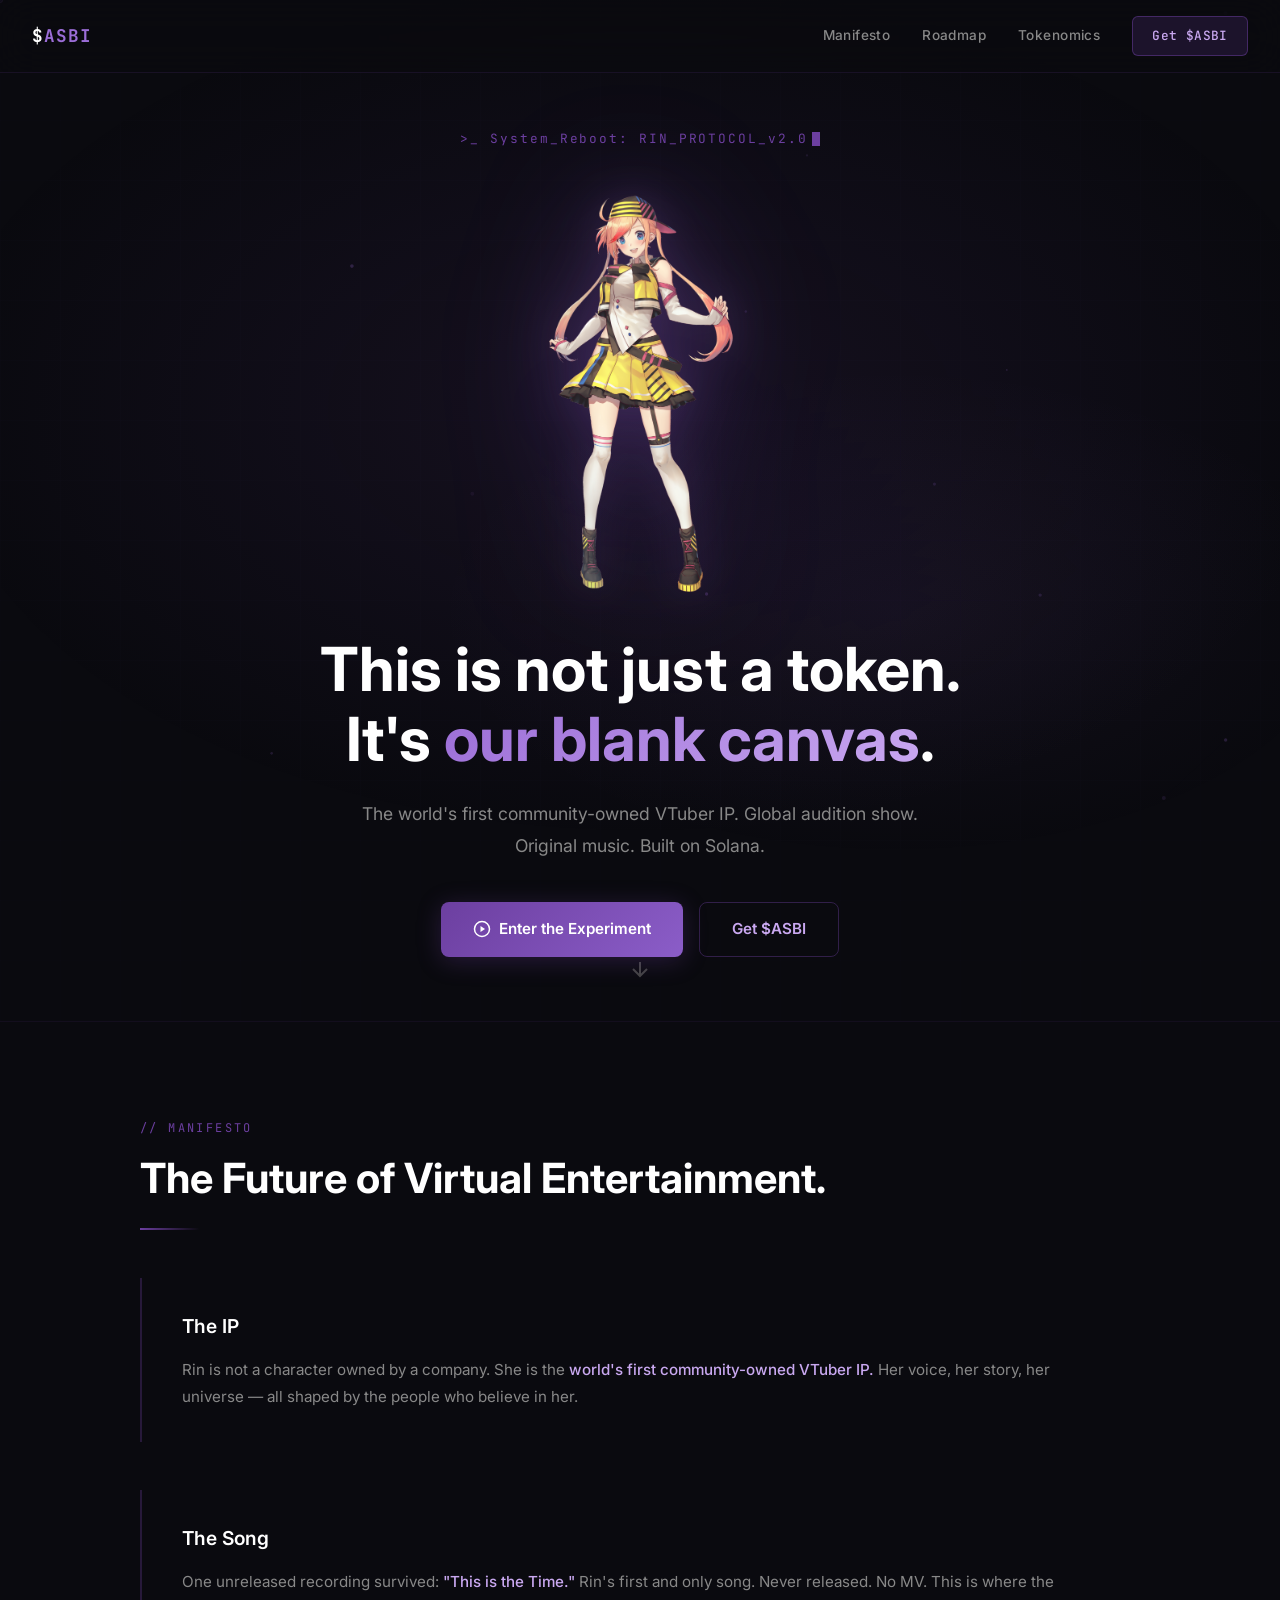
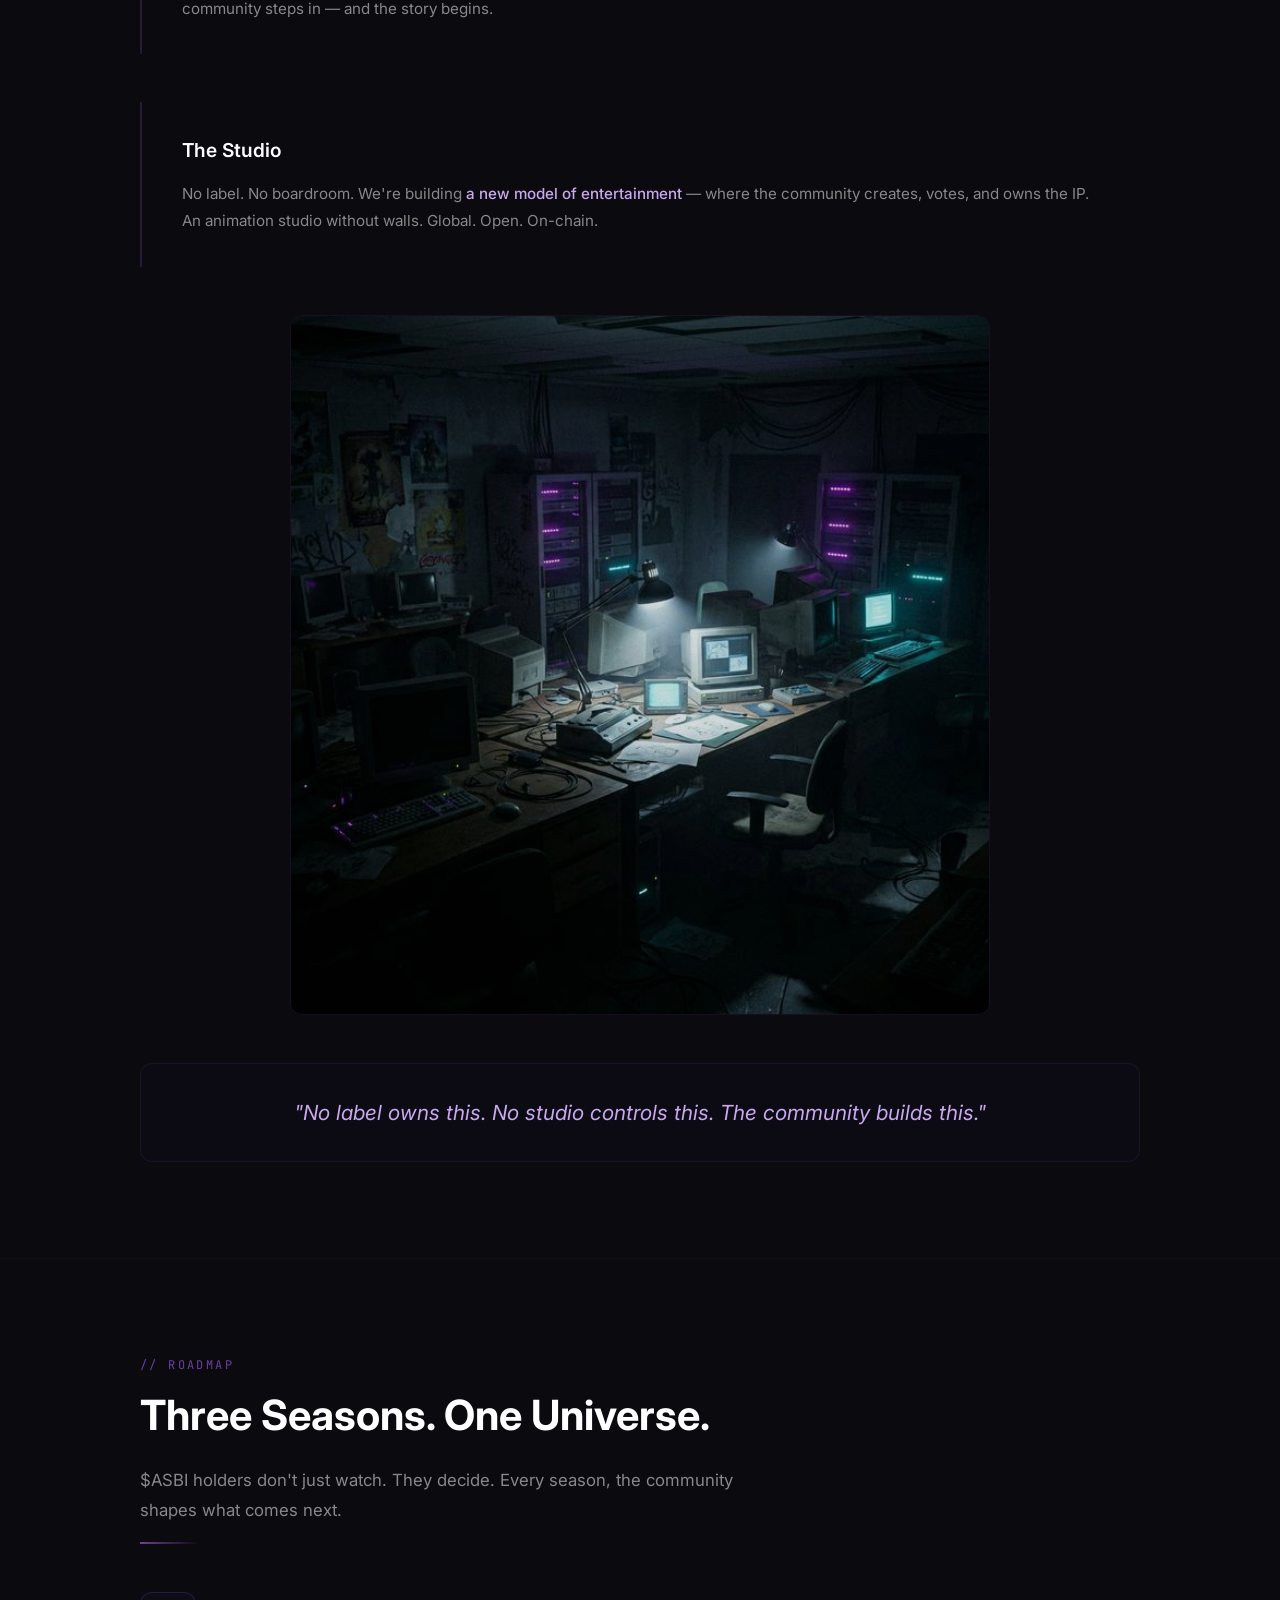
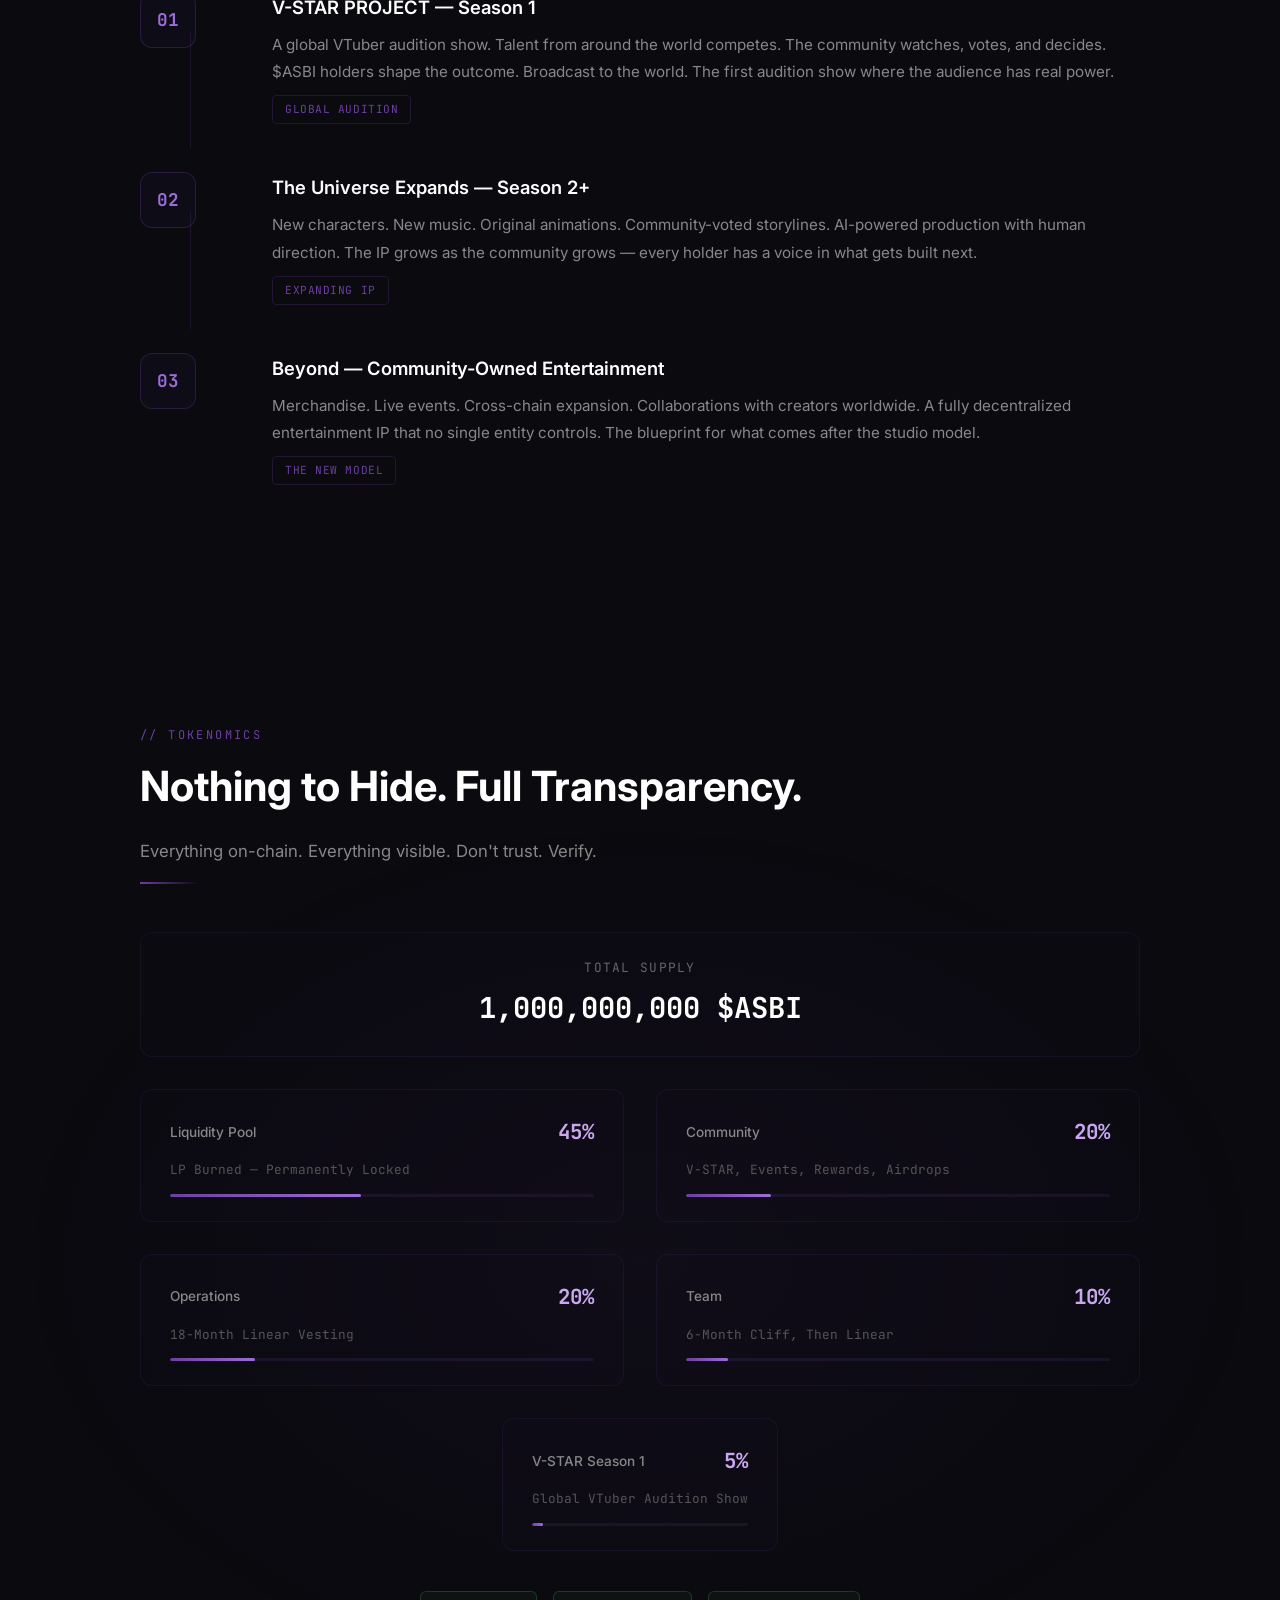
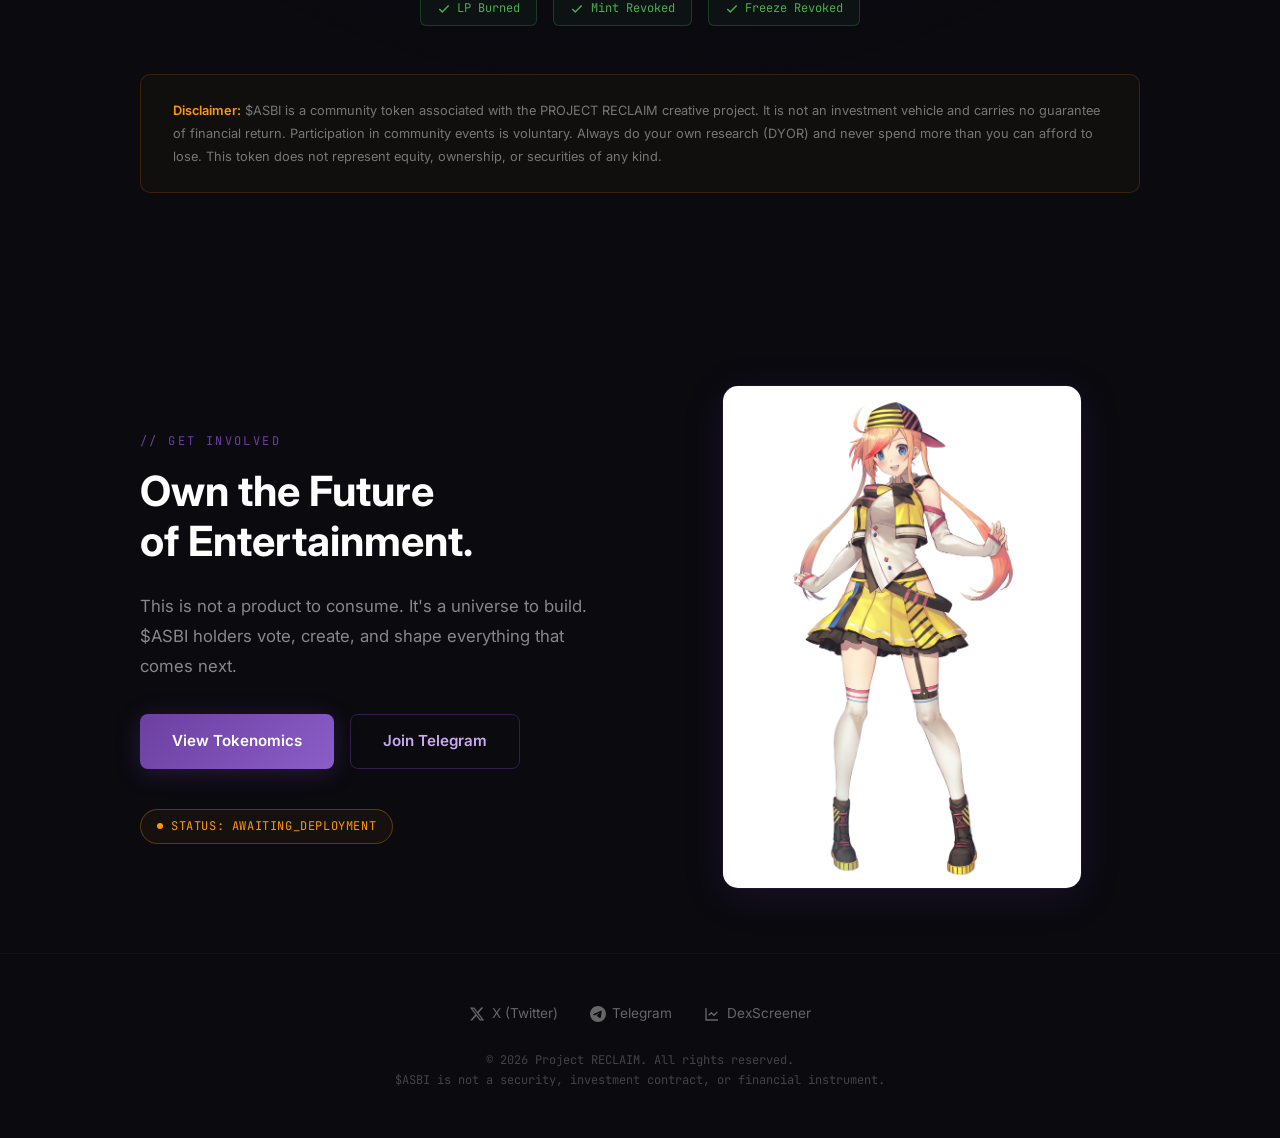
<file: lp/index.html>
<!DOCTYPE html>
<html lang="en">

<head>
    <meta charset="UTF-8">
    <meta name="viewport" content="width=device-width, initial-scale=1.0">
    <title>$ASBI - Project RECLAIM</title>
    <meta name="description"
        content="The world's first community-owned VTuber IP. Global audition show. Built on Solana.">
    <meta property="og:title" content="$ASBI - Project RECLAIM">
    <meta property="og:description"
        content="One character. One unreleased song. A community building the future of virtual entertainment.">
    <meta property="og:type" content="website">
    <link rel="preconnect" href="https://fonts.googleapis.com">
    <link
        href="https://fonts.googleapis.com/css2?family=JetBrains+Mono:wght@300;400;500;700&family=Inter:wght@300;400;500;600;700&display=swap"
        rel="stylesheet">
    <style>
        *,
        *::before,
        *::after {
            margin: 0;
            padding: 0;
            box-sizing: border-box
        }

        html {
            scroll-behavior: smooth
        }

        body {
            background: #0a0a0f;
            color: #e0dfe4;
            font-family: 'Inter', -apple-system, sans-serif;
            overflow-x: hidden;
            line-height: 1.7
        }

        ::selection {
            background: rgba(108, 63, 160, .5);
            color: #fff
        }

        ::-webkit-scrollbar {
            width: 6px
        }

        ::-webkit-scrollbar-track {
            background: #0a0a0f
        }

        ::-webkit-scrollbar-thumb {
            background: #6C3FA0;
            border-radius: 3px
        }

        #particle-canvas {
            position: fixed;
            top: 0;
            left: 0;
            width: 100%;
            height: 100%;
            pointer-events: none;
            z-index: 0;
            opacity: .4
        }

        /* NAV */
        .nav {
            position: fixed;
            top: 0;
            left: 0;
            right: 0;
            z-index: 100;
            padding: 1rem 2rem;
            display: flex;
            justify-content: space-between;
            align-items: center;
            backdrop-filter: blur(20px);
            -webkit-backdrop-filter: blur(20px);
            background: rgba(10, 10, 15, .7);
            border-bottom: 1px solid rgba(108, 63, 160, .15);
            transition: all .3s
        }

        .nav.scrolled {
            background: rgba(10, 10, 15, .95)
        }

        .nav-logo {
            font-family: 'JetBrains Mono', monospace;
            font-size: 1.1rem;
            font-weight: 700;
            color: #fff;
            letter-spacing: .05em
        }

        .nav-logo span {
            color: #9B6DD7
        }

        .nav-links {
            display: flex;
            gap: 2rem;
            align-items: center
        }

        .nav-links a {
            color: #888;
            font-size: .85rem;
            text-decoration: none;
            font-weight: 500;
            letter-spacing: .03em;
            transition: color .3s
        }

        .nav-links a:hover {
            color: #e0dfe4
        }

        .nav-cta {
            background: rgba(108, 63, 160, .2) !important;
            border: 1px solid rgba(108, 63, 160, .5) !important;
            color: #c9a8f0 !important;
            padding: .5rem 1.2rem;
            border-radius: 6px;
            font-family: 'JetBrains Mono', monospace !important;
            font-size: .8rem !important;
            transition: all .3s !important
        }

        .nav-cta:hover {
            background: rgba(108, 63, 160, .4) !important;
            color: #fff !important
        }

        /* HERO */
        .hero {
            position: relative;
            min-height: 100vh;
            display: flex;
            align-items: center;
            justify-content: center;
            padding: 8rem 2rem 4rem
        }

        .hero-bg {
            position: absolute;
            inset: 0;
            background: radial-gradient(ellipse 80% 60% at 50% 40%, rgba(108, 63, 160, .12) 0%, transparent 70%), radial-gradient(ellipse 60% 40% at 70% 60%, rgba(155, 109, 215, .06) 0%, transparent 60%)
        }

        .hero-grid {
            position: absolute;
            inset: 0;
            opacity: .03;
            background-image: linear-gradient(rgba(108, 63, 160, .5) 1px, transparent 1px), linear-gradient(90deg, rgba(108, 63, 160, .5) 1px, transparent 1px);
            background-size: 60px 60px
        }

        .hero-content {
            position: relative;
            z-index: 2;
            max-width: 800px;
            text-align: center
        }

        .hero-terminal {
            font-family: 'JetBrains Mono', monospace;
            font-size: .8rem;
            color: #6C3FA0;
            letter-spacing: .15em;
            margin-bottom: 2rem;
            opacity: 0;
            animation: fadeUp .8s ease .3s forwards
        }

        .hero-terminal .cursor {
            display: inline-block;
            width: 8px;
            height: 14px;
            background: #6C3FA0;
            margin-left: 4px;
            animation: blink 1s step-end infinite;
            vertical-align: middle
        }

        .hero-char {
            max-width: 300px;
            width: 100%;
            margin: 0 auto 2rem;
            display: block;
            filter: drop-shadow(0 0 60px rgba(108, 63, 160, .4)) drop-shadow(0 0 20px rgba(155, 109, 215, .2));
            opacity: 0;
            animation: fadeUp .8s ease .4s forwards
        }

        .hero h1 {
            font-size: clamp(2.2rem, 5vw, 3.8rem);
            font-weight: 700;
            line-height: 1.15;
            color: #fff;
            margin-bottom: 1.5rem;
            opacity: 0;
            animation: fadeUp .8s ease .5s forwards
        }

        .hero h1 em {
            font-style: normal;
            background: linear-gradient(135deg, #9B6DD7, #c9a8f0);
            -webkit-background-clip: text;
            -webkit-text-fill-color: transparent;
            background-clip: text
        }

        .hero-sub {
            font-size: 1.1rem;
            color: #888;
            max-width: 560px;
            margin: 0 auto 2.5rem;
            line-height: 1.8;
            opacity: 0;
            animation: fadeUp .8s ease .7s forwards
        }

        .hero-buttons {
            display: flex;
            gap: 1rem;
            justify-content: center;
            flex-wrap: wrap;
            opacity: 0;
            animation: fadeUp .8s ease .9s forwards
        }

        .btn-primary {
            display: inline-flex;
            align-items: center;
            gap: .5rem;
            padding: .85rem 2rem;
            background: linear-gradient(135deg, #6C3FA0, #8B5DC8);
            color: #fff;
            font-weight: 600;
            font-size: .95rem;
            border: none;
            border-radius: 8px;
            cursor: pointer;
            text-decoration: none;
            transition: all .3s;
            box-shadow: 0 4px 24px rgba(108, 63, 160, .3)
        }

        .btn-primary:hover {
            transform: translateY(-2px);
            box-shadow: 0 8px 32px rgba(108, 63, 160, .5)
        }

        .btn-secondary {
            display: inline-flex;
            align-items: center;
            gap: .5rem;
            padding: .85rem 2rem;
            background: transparent;
            color: #c9a8f0;
            font-weight: 600;
            font-size: .95rem;
            border: 1px solid rgba(108, 63, 160, .4);
            border-radius: 8px;
            cursor: pointer;
            text-decoration: none;
            transition: all .3s
        }

        .btn-secondary:hover {
            background: rgba(108, 63, 160, .1);
            border-color: rgba(108, 63, 160, .7);
            transform: translateY(-2px)
        }

        .hero-scroll {
            position: absolute;
            bottom: 2rem;
            left: 50%;
            transform: translateX(-50%);
            animation: float 3s ease-in-out infinite
        }

        .hero-scroll svg {
            width: 24px;
            height: 24px;
            color: #444
        }

        /* SECTIONS */
        section {
            position: relative;
            z-index: 1;
            padding: 6rem 2rem
        }

        .container {
            max-width: 1000px;
            margin: 0 auto
        }

        .section-label {
            font-family: 'JetBrains Mono', monospace;
            font-size: .75rem;
            color: #6C3FA0;
            letter-spacing: .2em;
            text-transform: uppercase;
            margin-bottom: 1rem
        }

        .section-title {
            font-size: clamp(1.8rem, 3.5vw, 2.6rem);
            font-weight: 700;
            color: #fff;
            margin-bottom: 1.5rem;
            line-height: 1.2
        }

        .section-desc {
            font-size: 1.05rem;
            color: #888;
            max-width: 640px;
            line-height: 1.8
        }

        .sep {
            width: 60px;
            height: 2px;
            margin: 1rem 0;
            background: linear-gradient(90deg, #6C3FA0, transparent)
        }

        /* MANIFESTO */
        .manifesto {
            border-top: 1px solid rgba(108, 63, 160, .1);
            border-bottom: 1px solid rgba(108, 63, 160, .1)
        }

        .manifesto-grid {
            display: grid;
            grid-template-columns: 1fr;
            gap: 3rem;
            margin-top: 3rem
        }

        .manifesto-block {
            position: relative;
            padding: 2rem 2rem 2rem 2.5rem;
            border-left: 2px solid rgba(108, 63, 160, .3);
            transition: all .4s
        }

        .manifesto-block:hover {
            border-left-color: #9B6DD7;
            background: rgba(108, 63, 160, .03)
        }

        .manifesto-block h3 {
            font-size: 1.2rem;
            color: #fff;
            margin-bottom: .8rem;
            font-weight: 600
        }

        .manifesto-block p {
            color: #888;
            line-height: 1.8;
            font-size: .95rem
        }

        .hl {
            color: #c9a8f0;
            font-weight: 500
        }

        .manifesto-img {
            max-width: 700px;
            width: 100%;
            border-radius: 12px;
            border: 1px solid rgba(108, 63, 160, .15);
            opacity: .85;
            display: block;
            margin: 0 auto
        }

        .manifesto-quote {
            margin-top: 3rem;
            padding: 2rem;
            text-align: center;
            font-size: 1.3rem;
            font-style: italic;
            color: #c9a8f0;
            line-height: 1.6;
            border: 1px solid rgba(108, 63, 160, .15);
            border-radius: 12px;
            background: rgba(108, 63, 160, .03)
        }

        /* ROADMAP */
        .roadmap-items {
            margin-top: 3rem
        }

        .roadmap-item {
            display: grid;
            grid-template-columns: 100px 1fr;
            gap: 2rem;
            margin-bottom: 3rem;
            position: relative
        }

        .roadmap-item::before {
            content: '';
            position: absolute;
            left: 50px;
            top: 40px;
            bottom: -24px;
            width: 1px;
            background: rgba(108, 63, 160, .2)
        }

        .roadmap-item:last-child::before {
            display: none
        }

        .roadmap-num {
            width: 56px;
            height: 56px;
            display: flex;
            align-items: center;
            justify-content: center;
            font-family: 'JetBrains Mono', monospace;
            font-size: 1.1rem;
            font-weight: 700;
            color: #9B6DD7;
            border: 1px solid rgba(108, 63, 160, .3);
            border-radius: 12px;
            background: rgba(108, 63, 160, .05);
            position: relative;
            z-index: 1
        }

        .roadmap-content h3 {
            font-size: 1.15rem;
            color: #fff;
            margin-bottom: .5rem;
            font-weight: 600
        }

        .roadmap-content p {
            color: #888;
            font-size: .95rem;
            line-height: 1.8
        }

        .roadmap-tag {
            display: inline-block;
            margin-top: .6rem;
            padding: .25rem .75rem;
            font-family: 'JetBrains Mono', monospace;
            font-size: .7rem;
            color: #6C3FA0;
            border: 1px solid rgba(108, 63, 160, .25);
            border-radius: 4px;
            letter-spacing: .05em
        }

        /* TOKENOMICS */
        .tokenomics-bg {
            background: radial-gradient(ellipse 70% 50% at 50% 50%, rgba(108, 63, 160, .06) 0%, transparent 70%)
        }

        .token-grid {
            display: grid;
            grid-template-columns: 1fr 1fr;
            gap: 2rem;
            margin-top: 3rem
        }

        .token-card {
            padding: 1.5rem 1.8rem;
            border: 1px solid rgba(108, 63, 160, .12);
            border-radius: 12px;
            background: rgba(108, 63, 160, .02);
            transition: all .3s
        }

        .token-card:hover {
            border-color: rgba(108, 63, 160, .3);
            background: rgba(108, 63, 160, .05);
            transform: translateY(-2px)
        }

        .token-card-header {
            display: flex;
            justify-content: space-between;
            align-items: center;
            margin-bottom: .6rem
        }

        .token-card-label {
            font-size: .85rem;
            color: #888;
            font-weight: 500
        }

        .token-card-pct {
            font-family: 'JetBrains Mono', monospace;
            font-size: 1.3rem;
            font-weight: 700;
            color: #c9a8f0
        }

        .token-card-detail {
            font-size: .8rem;
            color: #555;
            font-family: 'JetBrains Mono', monospace
        }

        .token-bar {
            height: 3px;
            border-radius: 2px;
            margin-top: .8rem;
            background: rgba(108, 63, 160, .15);
            overflow: hidden
        }

        .token-bar-fill {
            height: 100%;
            border-radius: 2px;
            background: linear-gradient(90deg, #6C3FA0, #9B6DD7);
            transition: width 1.5s ease
        }

        .token-total {
            grid-column: 1/-1;
            text-align: center;
            padding: 1.5rem;
            border: 1px solid rgba(108, 63, 160, .12);
            border-radius: 12px;
            background: rgba(108, 63, 160, .02)
        }

        .token-total-label {
            font-size: .8rem;
            color: #666;
            letter-spacing: .1em;
            text-transform: uppercase;
            font-family: 'JetBrains Mono', monospace
        }

        .token-total-value {
            font-family: 'JetBrains Mono', monospace;
            font-size: 1.8rem;
            font-weight: 700;
            color: #fff;
            margin-top: .3rem
        }

        .token-proof {
            grid-column: 1/-1;
            display: flex;
            gap: 1rem;
            flex-wrap: wrap;
            justify-content: center;
            margin-top: .5rem
        }

        .proof-badge {
            display: inline-flex;
            align-items: center;
            gap: .4rem;
            padding: .4rem 1rem;
            font-family: 'JetBrains Mono', monospace;
            font-size: .75rem;
            color: #4CAF50;
            border: 1px solid rgba(76, 175, 80, .25);
            border-radius: 6px;
            background: rgba(76, 175, 80, .05)
        }

        .proof-badge svg {
            width: 14px;
            height: 14px
        }

        .disclaimer-box {
            margin-top: 3rem;
            padding: 1.5rem 2rem;
            border: 1px solid rgba(255, 152, 0, .15);
            border-radius: 10px;
            background: rgba(255, 152, 0, .03);
            font-size: .8rem;
            color: #777;
            line-height: 1.8
        }

        .disclaimer-box strong {
            color: #FF9800;
            font-weight: 600
        }

        /* CTA / GET */
        .cta-section {
            position: relative;
            overflow: hidden
        }

        .cta-grid {
            display: grid;
            grid-template-columns: 1fr 1fr;
            gap: 3rem;
            align-items: center
        }

        .cta-text {
            text-align: left
        }

        .cta-img {
            max-width: 360px;
            width: 100%;
            display: block;
            margin: 0 auto;
            border-radius: 16px;
            border: 1px solid rgba(108, 63, 160, .2);
            box-shadow: 0 8px 40px rgba(108, 63, 160, .15)
        }

        /* FOOTER */
        .footer {
            padding: 3rem 2rem;
            border-top: 1px solid rgba(108, 63, 160, .1);
            text-align: center
        }

        .footer-links {
            display: flex;
            gap: 2rem;
            justify-content: center;
            margin-bottom: 1.5rem;
            flex-wrap: wrap
        }

        .footer-links a {
            display: inline-flex;
            align-items: center;
            gap: .4rem;
            color: #666;
            font-size: .85rem;
            text-decoration: none;
            transition: color .3s
        }

        .footer-links a:hover {
            color: #c9a8f0
        }

        .footer-links a svg {
            width: 16px;
            height: 16px
        }

        .footer-copy {
            font-size: .75rem;
            color: #444;
            font-family: 'JetBrains Mono', monospace
        }

        /* STATUS */
        .status-line {
            display: inline-flex;
            align-items: center;
            gap: .5rem;
            padding: .4rem 1rem;
            margin-top: 1rem;
            font-family: 'JetBrains Mono', monospace;
            font-size: .75rem;
            border-radius: 20px;
            letter-spacing: .05em
        }

        .status-pending {
            color: #FF9800;
            border: 1px solid rgba(255, 152, 0, .3);
            background: rgba(255, 152, 0, .05)
        }

        .status-dot {
            width: 6px;
            height: 6px;
            border-radius: 50%;
            background: #FF9800;
            animation: blink 2s ease-in-out infinite
        }

        /* ANIMATIONS */
        @keyframes fadeUp {
            from {
                opacity: 0;
                transform: translateY(20px)
            }

            to {
                opacity: 1;
                transform: translateY(0)
            }
        }

        @keyframes blink {

            0%,
            100% {
                opacity: 1
            }

            50% {
                opacity: 0
            }
        }

        @keyframes float {

            0%,
            100% {
                transform: translateX(-50%) translateY(0)
            }

            50% {
                transform: translateX(-50%) translateY(-8px)
            }
        }

        @keyframes glow {

            0%,
            100% {
                filter: drop-shadow(0 0 60px rgba(108, 63, 160, .4)) drop-shadow(0 0 20px rgba(155, 109, 215, .2))
            }

            50% {
                filter: drop-shadow(0 0 80px rgba(108, 63, 160, .6)) drop-shadow(0 0 30px rgba(155, 109, 215, .3))
            }
        }

        .reveal {
            opacity: 0;
            transform: translateY(30px);
            transition: opacity .8s ease, transform .8s ease
        }

        .reveal.visible {
            opacity: 1;
            transform: translateY(0)
        }

        /* MOBILE NAV */
        .nav-mobile-btn {
            display: none;
            background: none;
            border: none;
            color: #888;
            cursor: pointer;
            padding: .5rem
        }

        .nav-mobile-btn svg {
            width: 24px;
            height: 24px
        }

        /* RESPONSIVE */
        @media(max-width:768px) {
            .nav-links {
                display: none
            }

            .nav-mobile-btn {
                display: block
            }

            .token-grid {
                grid-template-columns: 1fr
            }

            .roadmap-item {
                grid-template-columns: 60px 1fr;
                gap: 1rem
            }

            .roadmap-num {
                width: 44px;
                height: 44px;
                font-size: .9rem
            }

            .roadmap-item::before {
                left: 30px
            }

            section {
                padding: 4rem 1.5rem
            }

            .hero {
                padding: 6rem 1.5rem 3rem
            }

            .hero-char {
                max-width: 220px
            }

            .hero-buttons {
                flex-direction: column;
                align-items: center
            }

            .btn-primary,
            .btn-secondary {
                width: 100%;
                max-width: 280px;
                justify-content: center
            }

            .vw-card {
                grid-column: auto !important;
                max-width: 100% !important
            }

            .cta-grid {
                grid-template-columns: 1fr;
                text-align: center
            }

            .cta-text {
                text-align: center
            }

            .cta-img {
                max-width: 280px
            }
        }
    </style>
</head>

<body>
    <canvas id="particle-canvas"></canvas>

    <!-- NAV -->
    <nav class="nav" id="nav">
        <div class="nav-logo">$<span>ASBI</span></div>
        <div class="nav-links">
            <a href="#manifesto">Manifesto</a>
            <a href="#roadmap">Roadmap</a>
            <a href="#tokenomics">Tokenomics</a>
            <a href="#get" class="nav-cta">Get $ASBI</a>
        </div>
        <button class="nav-mobile-btn" aria-label="Menu"
            onclick="let l=this.parentElement.querySelector('.nav-links');l.style.display=l.style.display==='flex'?'none':'flex'">
            <svg viewBox="0 0 24 24" fill="none" stroke="currentColor" stroke-width="2">
                <line x1="3" y1="6" x2="21" y2="6" />
                <line x1="3" y1="12" x2="21" y2="12" />
                <line x1="3" y1="18" x2="21" y2="18" />
            </svg>
        </button>
    </nav>

    <!-- HERO with IMAGE 1: Transparent Rin -->
    <section class="hero">
        <div class="hero-bg"></div>
        <div class="hero-grid"></div>
        <div class="hero-content">
            <div class="hero-terminal">&gt;_ System_Reboot: RIN_PROTOCOL_v2.0<span class="cursor"></span></div>
            <img src="assets/rin_character_transparent.png" alt="Rin Asobi" class="hero-char"
                style="animation:fadeUp .8s ease .4s forwards, glow 4s ease-in-out 1.2s infinite">
            <h1>This is not just a token.<br>It's <em>our blank canvas</em>.</h1>
            <p class="hero-sub">The world's first community-owned VTuber IP. Global audition show. Original music. Built
                on Solana.</p>
            <div class="hero-buttons">
                <a href="#manifesto" class="btn-primary">
                    <svg width="18" height="18" viewBox="0 0 24 24" fill="none" stroke="currentColor" stroke-width="2">
                        <circle cx="12" cy="12" r="10" />
                        <polygon points="10 8 16 12 10 16 10 8" fill="currentColor" stroke="none" />
                    </svg>
                    Enter the Experiment
                </a>
                <a href="#get" class="btn-secondary">Get $ASBI</a>
            </div>
        </div>
        <div class="hero-scroll"><svg viewBox="0 0 24 24" fill="none" stroke="currentColor" stroke-width="2">
                <path d="M12 5v14M19 12l-7 7-7-7" />
            </svg></div>
    </section>

    <!-- MANIFESTO with IMAGE 2: Dark Studio -->
    <section class="manifesto" id="manifesto">
        <div class="container">
            <div class="reveal">
                <div class="section-label">// Manifesto</div>
                <h2 class="section-title">The Future of Virtual Entertainment.</h2>
                <div class="sep"></div>
            </div>
            <div class="manifesto-grid">
                <div class="manifesto-block reveal">
                    <h3>The IP</h3>
                    <p>Rin is not a character owned by a company. She is the <span class="hl">world's first
                            community-owned VTuber IP.</span> Her voice, her story, her universe &mdash; all shaped by
                        the people who believe in her.</p>
                </div>
                <div class="manifesto-block reveal">
                    <h3>The Song</h3>
                    <p>One unreleased recording survived: <span class="hl">"This is the Time."</span> Rin's first and
                        only song. Never released. No MV. This is where the community steps in &mdash; and the story
                        begins.</p>
                </div>
                <div class="manifesto-block reveal">
                    <h3>The Studio</h3>
                    <p>No label. No boardroom. We're building <span class="hl">a new model of entertainment</span>
                        &mdash; where the community creates, votes, and owns the IP. An animation studio without walls.
                        Global. Open. On-chain.</p>
                </div>
            </div>
            <div class="reveal" style="margin-top:3rem;text-align:center">
                <img src="assets/dark_studio.png" alt="Dark Studio Manifesto" class="manifesto-img">
            </div>
            <div class="manifesto-quote reveal">"No label owns this. No studio controls this. The community builds
                this."</div>
        </div>
    </section>

    <!-- ROADMAP -->
    <section id="roadmap">
        <div class="container">
            <div class="reveal">
                <div class="section-label">// Roadmap</div>
                <h2 class="section-title">Three Seasons. One Universe.</h2>
                <p class="section-desc">$ASBI holders don't just watch. They decide. Every season, the community shapes
                    what comes next.</p>
                <div class="sep"></div>
            </div>
            <div class="roadmap-items">
                <div class="roadmap-item reveal">
                    <div class="roadmap-num">01</div>
                    <div class="roadmap-content">
                        <h3>V-STAR PROJECT &mdash; Season 1</h3>
                        <p>A global VTuber audition show. Talent from around the world competes. The community watches,
                            votes, and decides. $ASBI holders shape the outcome. Broadcast to the world. The first
                            audition show where the audience has real power.</p>
                        <span class="roadmap-tag">GLOBAL AUDITION</span>
                    </div>
                </div>
                <div class="roadmap-item reveal">
                    <div class="roadmap-num">02</div>
                    <div class="roadmap-content">
                        <h3>The Universe Expands &mdash; Season 2+</h3>
                        <p>New characters. New music. Original animations. Community-voted storylines. AI-powered
                            production with human direction. The IP grows as the community grows &mdash; every holder
                            has a voice in what gets built next.</p>
                        <span class="roadmap-tag">EXPANDING IP</span>
                    </div>
                </div>
                <div class="roadmap-item reveal">
                    <div class="roadmap-num">03</div>
                    <div class="roadmap-content">
                        <h3>Beyond &mdash; Community-Owned Entertainment</h3>
                        <p>Merchandise. Live events. Cross-chain expansion. Collaborations with creators worldwide. A
                            fully decentralized entertainment IP that no single entity controls. The blueprint for what
                            comes after the studio model.</p>
                        <span class="roadmap-tag">THE NEW MODEL</span>
                    </div>
                </div>
            </div>
        </div>
    </section>

    <!-- TOKENOMICS -->
    <section class="tokenomics-bg" id="tokenomics">
        <div class="container">
            <div class="reveal">
                <div class="section-label">// Tokenomics</div>
                <h2 class="section-title">Nothing to Hide. Full Transparency.</h2>
                <p class="section-desc">Everything on-chain. Everything visible. Don't trust. Verify.</p>
                <div class="sep"></div>
            </div>
            <div class="token-grid">
                <div class="token-total reveal">
                    <div class="token-total-label">Total Supply</div>
                    <div class="token-total-value">1,000,000,000 $ASBI</div>
                </div>
                <div class="token-card reveal">
                    <div class="token-card-header"><span class="token-card-label">Liquidity Pool</span><span
                            class="token-card-pct">45%</span></div>
                    <div class="token-card-detail">LP Burned &mdash; Permanently Locked</div>
                    <div class="token-bar">
                        <div class="token-bar-fill" data-width="45"></div>
                    </div>
                </div>
                <div class="token-card reveal">
                    <div class="token-card-header"><span class="token-card-label">Community</span><span
                            class="token-card-pct">20%</span></div>
                    <div class="token-card-detail">V-STAR, Events, Rewards, Airdrops</div>
                    <div class="token-bar">
                        <div class="token-bar-fill" data-width="20"></div>
                    </div>
                </div>
                <div class="token-card reveal">
                    <div class="token-card-header"><span class="token-card-label">Operations</span><span
                            class="token-card-pct">20%</span></div>
                    <div class="token-card-detail">18-Month Linear Vesting</div>
                    <div class="token-bar">
                        <div class="token-bar-fill" data-width="20"></div>
                    </div>
                </div>
                <div class="token-card reveal">
                    <div class="token-card-header"><span class="token-card-label">Team</span><span
                            class="token-card-pct">10%</span></div>
                    <div class="token-card-detail">6-Month Cliff, Then Linear</div>
                    <div class="token-bar">
                        <div class="token-bar-fill" data-width="10"></div>
                    </div>
                </div>
                <div class="token-card reveal vw-card" style="grid-column:1/-1;max-width:480px;margin:0 auto">
                    <div class="token-card-header"><span class="token-card-label">V-STAR Season 1</span><span
                            class="token-card-pct">5%</span></div>
                    <div class="token-card-detail">Global VTuber Audition Show</div>
                    <div class="token-bar">
                        <div class="token-bar-fill" data-width="5"></div>
                    </div>
                </div>
                <div class="token-proof reveal">
                    <div class="proof-badge"><svg viewBox="0 0 24 24" fill="none" stroke="currentColor"
                            stroke-width="2.5">
                            <polyline points="20 6 9 17 4 12" />
                        </svg>LP Burned</div>
                    <div class="proof-badge"><svg viewBox="0 0 24 24" fill="none" stroke="currentColor"
                            stroke-width="2.5">
                            <polyline points="20 6 9 17 4 12" />
                        </svg>Mint Revoked</div>
                    <div class="proof-badge"><svg viewBox="0 0 24 24" fill="none" stroke="currentColor"
                            stroke-width="2.5">
                            <polyline points="20 6 9 17 4 12" />
                        </svg>Freeze Revoked</div>
                </div>
            </div>
            <div class="disclaimer-box reveal">
                <strong>Disclaimer:</strong> $ASBI is a community token associated with the PROJECT RECLAIM creative
                project. It is not an investment vehicle and carries no guarantee of financial return. Participation in
                community events is voluntary. Always do your own research (DYOR) and never spend more than you can
                afford to lose. This token does not represent equity, ownership, or securities of any kind.
            </div>
        </div>
    </section>

    <!-- GET INVOLVED with IMAGE 3: Rin Character -->
    <section class="cta-section" id="get" style="padding-bottom:4rem">
        <div class="container">
            <div class="cta-grid">
                <div class="cta-text reveal">
                    <div class="section-label">// Get Involved</div>
                    <h2 class="section-title">Own the Future<br>of Entertainment.</h2>
                    <p class="section-desc" style="margin-bottom:2rem">This is not a product to consume. It's a universe
                        to build. $ASBI holders vote, create, and shape everything that comes next.</p>
                    <div style="display:flex;gap:1rem;flex-wrap:wrap">
                        <a href="#tokenomics" class="btn-primary">View Tokenomics</a>
                        <a href="https://t.me/+vSRS6LbBy6Y5YjE1" class="btn-secondary" id="tg-link">Join Telegram</a>
                    </div>
                    <div style="margin-top:1.5rem">
                        <div class="status-line status-pending"><span class="status-dot"></span>STATUS:
                            AWAITING_DEPLOYMENT</div>
                    </div>
                </div>
                <div class="reveal">
                    <img src="assets/rin_character.png" alt="Rin Asobi" class="cta-img">
                </div>
            </div>
        </div>
    </section>

    <!-- FOOTER -->
    <footer class="footer">
        <div class="footer-links">
            <a href="https://x.com/asbi_token"><svg viewBox="0 0 24 24" fill="currentColor">
                    <path
                        d="M18.244 2.25h3.308l-7.227 8.26 8.502 11.24H16.17l-5.214-6.817L4.99 21.75H1.68l7.73-8.835L1.254 2.25H8.08l4.713 6.231zm-1.161 17.52h1.833L7.084 4.126H5.117z" />
                </svg>X (Twitter)</a>
            <a href="https://t.me/+vSRS6LbBy6Y5YjE1"><svg viewBox="0 0 24 24" fill="currentColor">
                    <path
                        d="M11.944 0A12 12 0 0 0 0 12a12 12 0 0 0 12 12 12 12 0 0 0 12-12A12 12 0 0 0 12 0a12 12 0 0 0-.056 0zm4.962 7.224c.1-.002.321.023.465.14a.506.506 0 0 1 .171.325c.016.093.036.306.02.472-.18 1.898-.962 6.502-1.36 8.627-.168.9-.499 1.201-.82 1.23-.696.065-1.225-.46-1.9-.902-1.056-.693-1.653-1.124-2.678-1.8-1.185-.78-.417-1.21.258-1.91.177-.184 3.247-2.977 3.307-3.23.007-.032.014-.15-.056-.212s-.174-.041-.249-.024c-.106.024-1.793 1.14-5.061 3.345-.479.33-.913.49-1.302.48-.428-.008-1.252-.241-1.865-.44-.752-.245-1.349-.374-1.297-.789.027-.216.325-.437.893-.663 3.498-1.524 5.83-2.529 6.998-3.014 3.332-1.386 4.025-1.627 4.476-1.635z" />
                </svg>Telegram</a>
            <a href="#"><svg viewBox="0 0 24 24" fill="none" stroke="currentColor" stroke-width="2">
                    <path d="M3 3v18h18" />
                    <path d="M7 14l4-4 4 4 5-5" />
                </svg>DexScreener</a>
        </div>
        <div class="footer-copy">&copy; 2026 Project RECLAIM. All rights reserved.<br>$ASBI is not a security,
            investment contract, or financial instrument.</div>
    </footer>

    <script>
        // Particle system
        (function () { var c = document.getElementById('particle-canvas'), x = c.getContext('2d'), w, h, ps = []; function rs() { w = c.width = innerWidth; h = c.height = innerHeight } rs(); addEventListener('resize', rs); function P() { this.reset() } P.prototype.reset = function () { this.x = Math.random() * w; this.y = Math.random() * h; this.vx = (Math.random() - .5) * .3; this.vy = (Math.random() - .5) * .3; this.s = Math.random() * 1.5 + .5; this.a = Math.random() * .5 + .1 }; P.prototype.update = function () { this.x += this.vx; this.y += this.vy; if (this.x < 0 || this.x > w || this.y < 0 || this.y > h) this.reset() }; P.prototype.draw = function () { x.beginPath(); x.arc(this.x, this.y, this.s, 0, Math.PI * 2); x.fillStyle = 'rgba(155,109,215,' + this.a + ')'; x.fill() }; var n = Math.min(80, Math.floor(w * h / 15000)); for (var i = 0; i < n; i++)ps.push(new P); function loop() { x.clearRect(0, 0, w, h); for (var i = 0; i < ps.length; i++) { ps[i].update(); ps[i].draw() } for (var i = 0; i < ps.length; i++)for (var j = i + 1; j < ps.length; j++) { var dx = ps[i].x - ps[j].x, dy = ps[i].y - ps[j].y, d = Math.sqrt(dx * dx + dy * dy); if (d < 120) { x.beginPath(); x.moveTo(ps[i].x, ps[i].y); x.lineTo(ps[j].x, ps[j].y); x.strokeStyle = 'rgba(108,63,160,' + (.08 * (1 - d / 120)) + ')'; x.stroke() } } requestAnimationFrame(loop) } loop() })();
        // Scroll reveal
        var obs = new IntersectionObserver(function (entries) { entries.forEach(function (e) { if (e.isIntersecting) e.target.classList.add('visible') }) }, { threshold: .1, rootMargin: '0px 0px -40px 0px' }); document.querySelectorAll('.reveal').forEach(function (el) { obs.observe(el) });
        // Nav scroll
        addEventListener('scroll', function () { document.getElementById('nav').classList.toggle('scrolled', scrollY > 50) });
        // Token bars
        var bo = new IntersectionObserver(function (entries) { entries.forEach(function (e) { if (e.isIntersecting) { var f = e.target.querySelector('.token-bar-fill'); if (f) f.style.width = f.dataset.width + '%' } }) }, { threshold: .3 }); document.querySelectorAll('.token-card').forEach(function (el) { var f = el.querySelector('.token-bar-fill'); if (f) f.style.width = '0%'; bo.observe(el) });
        // Smooth scroll
        document.querySelectorAll('a[href^="#"]').forEach(function (a) { a.addEventListener('click', function (e) { var id = a.getAttribute('href'); if (id === '#') return; e.preventDefault(); var el = document.querySelector(id); if (el) el.scrollIntoView({ behavior: 'smooth', block: 'start' }) }) });
    </script>
</body>

</html>
</file>
